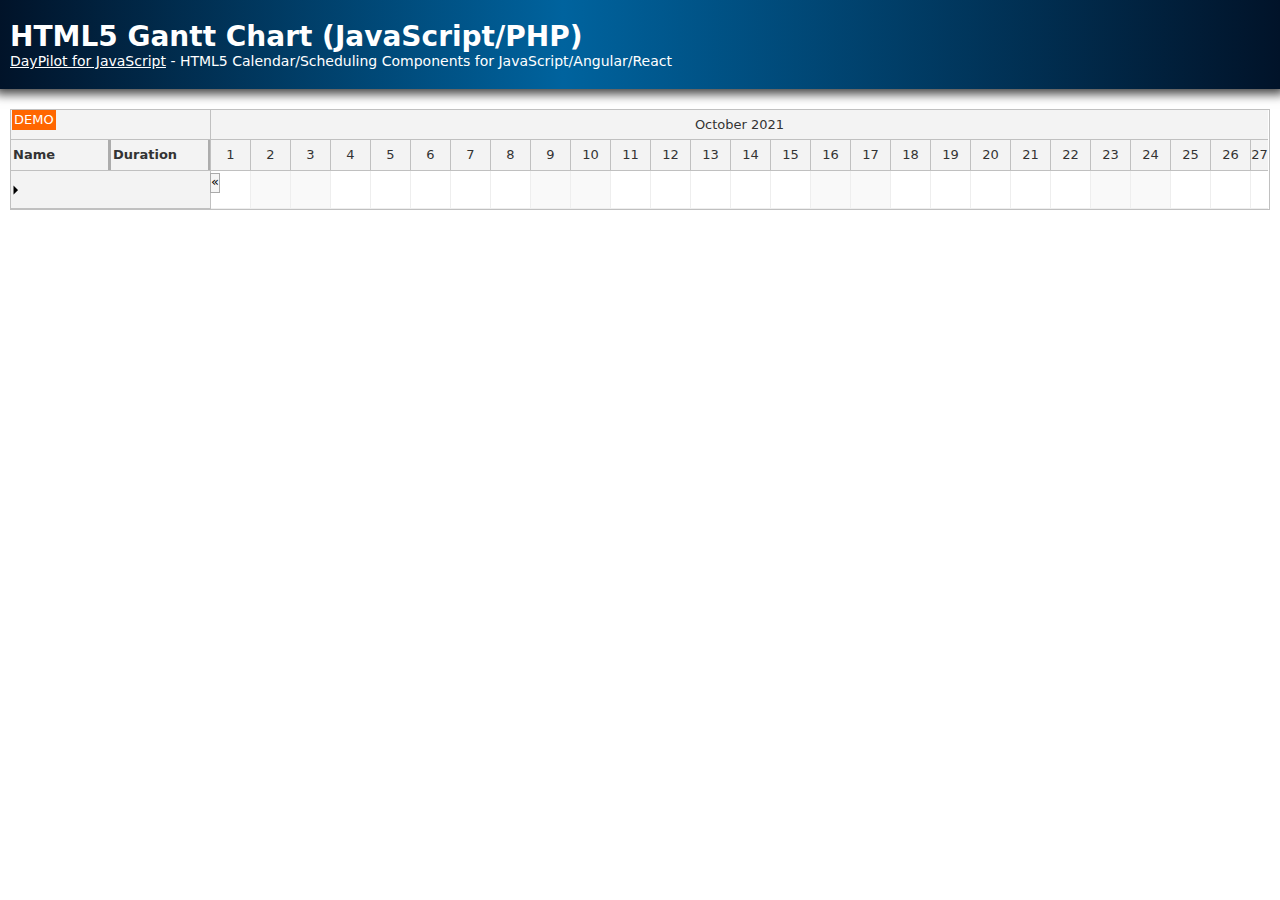
<file: Exemples/html5-gantt-chart-php.20210610/index.html>
﻿<!DOCTYPE html>
<html>
<head>
  <title>HTML5 Gantt Chart (JavaScript/PHP)</title>
  <meta name="viewport" content="width=device-width, initial-scale=1"/>

  <!-- demo stylesheet -->
  <style type="text/css">
    p, body, td, input, select, button { font-family: -apple-system,system-ui,BlinkMacSystemFont,'Segoe UI',Roboto,'Helvetica Neue',Arial,sans-serif; font-size: 14px; }
    body { padding: 0px; margin: 0px; background-color: #ffffff; }
    a { color: #1155a3; }
    .space { margin: 10px 0px 10px 0px; }
    .header { background: #003267; background: linear-gradient(to right, #011329 0%, #00639e 44%, #011329 100%); padding: 20px 10px; color: white; box-shadow: 0px 0px 10px 5px rgba(0, 0, 0, 0.75); }
    .header a { color: white; }
    .header h1 a { text-decoration: none; }
    .header h1 { padding: 0px; margin: 0px; }
    .main { padding: 10px; margin-top: 10px; }
  </style>

  <!-- daypilot -->
  <script src="js/daypilot/daypilot-all.min.js" type="text/javascript"></script>

</head>
<body>

<div class="header">
  <h1><a href='https://code.daypilot.org/93862/html5-gantt-chart'>HTML5 Gantt Chart (JavaScript/PHP)</a></h1>
  <div><a href="https://javascript.daypilot.org/">DayPilot for JavaScript</a> - HTML5 Calendar/Scheduling Components for JavaScript/Angular/React</div>
</div>

<div class="main">
  <div id="dp"></div>
</div>

<script>

  const dp = new DayPilot.Gantt("dp");
  dp.startDate = new DayPilot.Date("2021-10-01");
  dp.days = 30;
  dp.linkBottomMargin = 5;
  dp.rowCreateHandling = 'Enabled';
  dp.columns = [
    {name: "Name", display: "text", width: 100},
    {name: "Duration", width: 100}
  ];
  dp.height = 400;
  dp.onBeforeRowHeaderRender = (args) => {
    args.row.columns[1].html = args.task.duration().toString("d") + " days";
    args.row.areas = [
      {
        right: 3,
        top: 3,
        width: 16,
        height: 16,
        style: "cursor: pointer; box-sizing: border-box; background: white; border: 1px solid #ccc; background-repeat: no-repeat; background-position: center center; background-image: url([data-uri]);",
        action: "ContextMenu",
        menu: taskMenu,
        v: "Hover"
      }
    ];
  };

  dp.contextMenuLink = new DayPilot.Menu([
    {
      text: "Delete",
      onClick: async (args) => {
        const id = args.source.id();
        await DayPilot.Http.post("gantt_link_delete.php", { id });
        loadLinks();
      }
    }
  ]);

  dp.onRowCreate = async (args) => {

    const data = {
      name: args.text,
      start: dp.startDate,
      end: dp.startDate.addDays(1)
    };
    await DayPilot.Http.post("gantt_task_create.php", data);
    loadTasks();

  };

  dp.onTaskMove = async (args) => {

    const data = {
      id: args.task.id(),
      start: args.newStart,
      end: args.newEnd
    };

    await DayPilot.Http.post("gantt_task_move.php", data);
    dp.message("Updated");

  };

  dp.onTaskResize = async (args) => {

    const data = {
      id: args.task.id(),
      start: args.newStart,
      end: args.newEnd
    };

    await DayPilot.Http.post("gantt_task_move.php", data);
    dp.message("Updated");

  };


  dp.onRowMove = async (args) => {

    const data = {
      source: args.source.id(),
      target: args.target.id(),
      position: args.position
    };

    await DayPilot.Http.post("gantt_row_move.php", data);
    dp.message("Updated");

  };

  dp.onLinkCreate = async (args) => {
    const data = {
      from: args.from,
      to: args.to,
      type: args.type
    };
    await DayPilot.Http.post("gantt_link_create.php", data);
    loadLinks();
  };

  dp.onTaskClick = async (args) => {

    if (args.task.type() === "Group") {

      const modal = DayPilot.Modal.prompt("Name:", args.task.text());

      if (modal.canceled) {
        return;
      }

      const data = {
        id: args.task.data.id,
        name: args.task.data.text,
        start: args.task.data.start,
        end: args.task.data.end,
        complete: args.task.data.complete,
        milestone: false
      };

      await DayPilot.Http.post("gantt_task_update.php", data);

      args.task.data.text = modal.result;
      dp.tasks.update(args.task);

      return;
    }

    const durations = [];
    for (let i = 1; i <= 10; i++) {
      durations.push({
        name: i + " day" + ((i > 1) ? "s": ""),
        id: i
      });
    }

    const completes = [];
    for (let i = 0; i <= 100; i+=10) {
      completes.push({
        name: i + "%",
        id: i
      });
    }

    const form = [
      {name: "Name", id: "text"},
      {name: "Start", id: "start", dateFormat: "M/d/yyyy"},
      {name: "Type" , id: "type", type: "radio", options: [
          {name: "Task", id: "task", children: [
              {name: "Duration", id: "duration", options: durations},
              {name: "Complete", id: "complete", options: completes},
            ]},
          {name: "Milestone", id: "milestone"}
        ]}
    ];

    const formData = {
      id: args.task.data.id,
      text: args.task.text(),
      start: args.task.start(),
      complete: args.task.complete(),
      type: args.task.type().toLowerCase(),
      duration: args.task.duration().totalDays()
    };

    const modal = await DayPilot.Modal.form(form, formData);


    if (modal.canceled) {
      return;
    }

    const data = args.task.data;
    const result = modal.result;

    data.id = result.id;
    data.text = result.text;
    data.start = result.start;

    if (result.type === "task") {
      data.end = new DayPilot.Date(result.start).addDays(result.duration);
      data.complete = result.complete;
      data.type = "Task";
    }
    else {
      data.type = "Milestone";
    }

    const postData = {
      id: data.id,
      name: data.text,
      start: data.start,
      end: data.end,
      complete: data.complete,
      milestone: data.type === "Milestone"
    }

    await DayPilot.Http.post("gantt_task_update.php", postData);
    dp.tasks.update(args.task);

  };

  dp.init();

  loadTasks();
  loadLinks();

  function loadTasks() {
    dp.tasks.load("gantt_tasks.php");
  }

  function loadLinks() {
    dp.links.load("gantt_links.php");
  }

  const taskMenu = new DayPilot.Menu({
    items: [
      {
        text: "Delete",
        onClick: async (args) => {
          const id = args.source.id();
          await DayPilot.Http.post("gantt_task_delete.php", { id });
          loadTasks();
        }
      }
    ]
  });
</script>

</body>
</html>
</file>
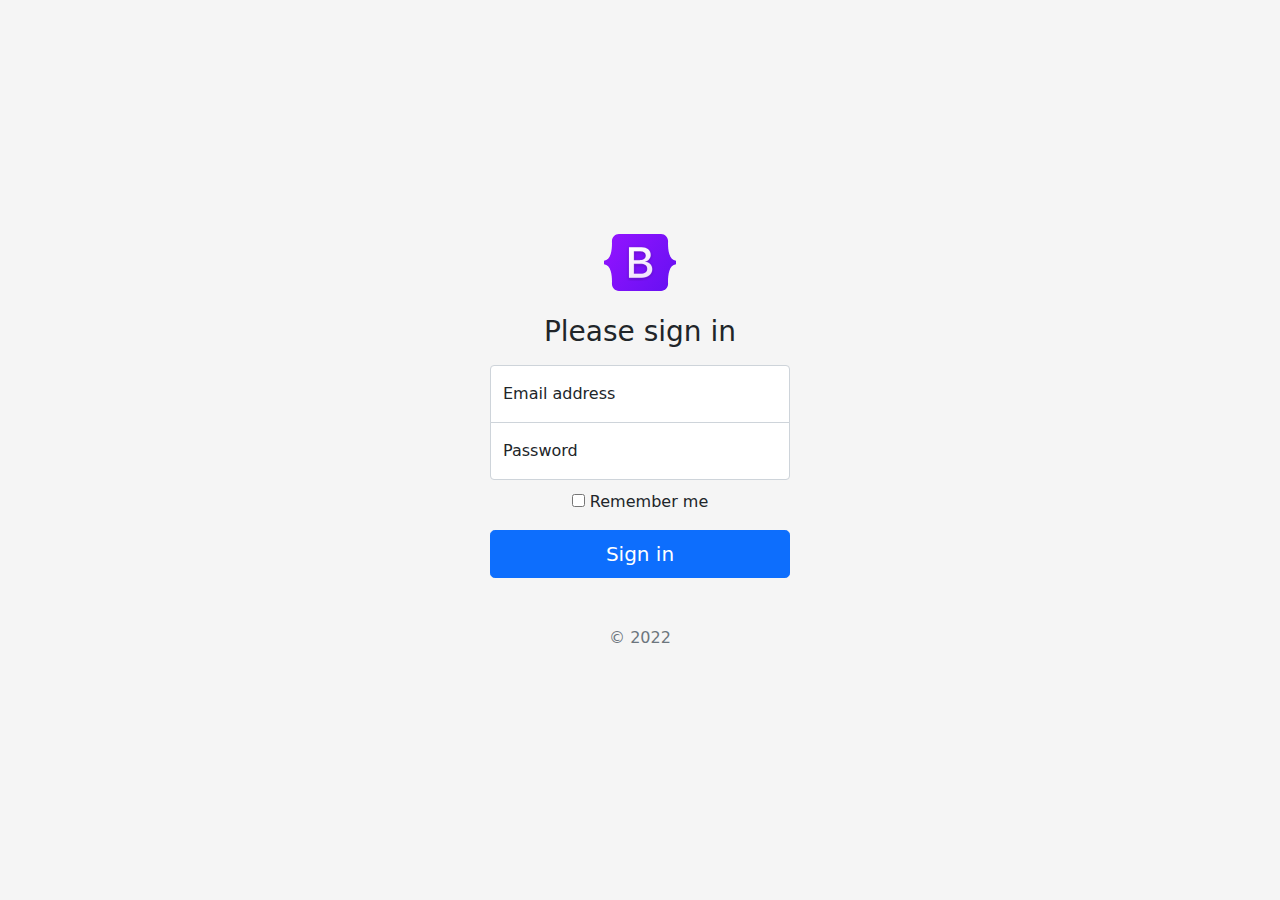
<file: Connexion/Connexion.html>
<!DOCTYPE html>
<!-- saved from url=(0051)https://getbootstrap.com/docs/5.0/examples/sign-in/ -->
<html lang="en" data-lt-installed="true"><head><meta http-equiv="Content-Type" content="text/html; charset=UTF-8">
    
    <meta name="viewport" content="width=device-width, initial-scale=1">
    <meta name="description" content="">
    <meta name="author" content="Mark Otto, Jacob Thornton, and Bootstrap contributors">
    <meta name="generator" content="Hugo 0.84.0">
    <title>Signin Template · Bootstrap v5.0</title>

    <link rel="canonical" href="https://getbootstrap.com/docs/5.0/examples/sign-in/">

    

    <!-- Bootstrap core CSS -->
<link href="./Connexion_files/bootstrap.min.css" rel="stylesheet" integrity="sha384-EVSTQN3/azprG1Anm3QDgpJLIm9Nao0Yz1ztcQTwFspd3yD65VohhpuuCOmLASjC" crossorigin="anonymous">

    <!-- Favicons -->
<link rel="apple-touch-icon" href="https://getbootstrap.com/docs/5.0/assets/img/favicons/apple-touch-icon.png" sizes="180x180">
<link rel="icon" href="https://getbootstrap.com/docs/5.0/assets/img/favicons/favicon-32x32.png" sizes="32x32" type="image/png">
<link rel="icon" href="https://getbootstrap.com/docs/5.0/assets/img/favicons/favicon-16x16.png" sizes="16x16" type="image/png">
<link rel="manifest" href="https://getbootstrap.com/docs/5.0/assets/img/favicons/manifest.json">
<link rel="mask-icon" href="https://getbootstrap.com/docs/5.0/assets/img/favicons/safari-pinned-tab.svg" color="#7952b3">
<link rel="icon" href="https://getbootstrap.com/docs/5.0/assets/img/favicons/favicon.ico">
<meta name="theme-color" content="#7952b3">


    <style>
      .bd-placeholder-img {
        font-size: 1.125rem;
        text-anchor: middle;
        -webkit-user-select: none;
        -moz-user-select: none;
        user-select: none;
      }

      @media (min-width: 768px) {
        .bd-placeholder-img-lg {
          font-size: 3.5rem;
        }
      }
    </style>

    
    <!-- Custom styles for this template -->
    <link href="./Connexion_files/signin.css" rel="stylesheet">
 
  <body class="text-center">
    
<main class="form-signin">
  <form>
    <img class="mb-4" src="./Connexion_files/bootstrap-logo.svg" alt="" width="72" height="57">
    <h1 class="h3 mb-3 fw-normal">Please sign in</h1>

    <div class="form-floating">
      <input type="email" class="form-control" id="floatingInput" placeholder="name@example.com">
      <label for="floatingInput">Email address</label>
    </div>
    <div class="form-floating">
      <input type="password" class="form-control" id="floatingPassword" placeholder="Password">
      <label for="floatingPassword">Password</label>
    </div>

    <div class="checkbox mb-3">
      <label>
        <input type="checkbox" value="remember-me"> Remember me
      </label>
    </div>
    <button class="w-100 btn btn-lg btn-primary" type="submit">Sign in</button>
    <p class="mt-5 mb-3 text-muted">© 2022</p>
  </form>
</main>
<link href="https://cdn.jsdelivr.net/npm/bootstrap@5.0.2/dist/css/bootstrap.min.css" rel="stylesheet"
    integrity="sha384-EVSTQN3/azprG1Anm3QDgpJLIm9Nao0Yz1ztcQTwFspd3yD65VohhpuuCOmLASjC" crossorigin="anonymous">
  <script src="https://cdn.jsdelivr.net/npm/bootstrap@5.0.2/dist/js/bootstrap.bundle.min.js"
    integrity="sha384-MrcW6ZMFYlzcLA8Nl+NtUVF0sA7MsXsP1UyJoMp4YLEuNSfAP+JcXn/tWtIaxVXM"
    crossorigin="anonymous"></script>

    
  

</body></html>
</file>
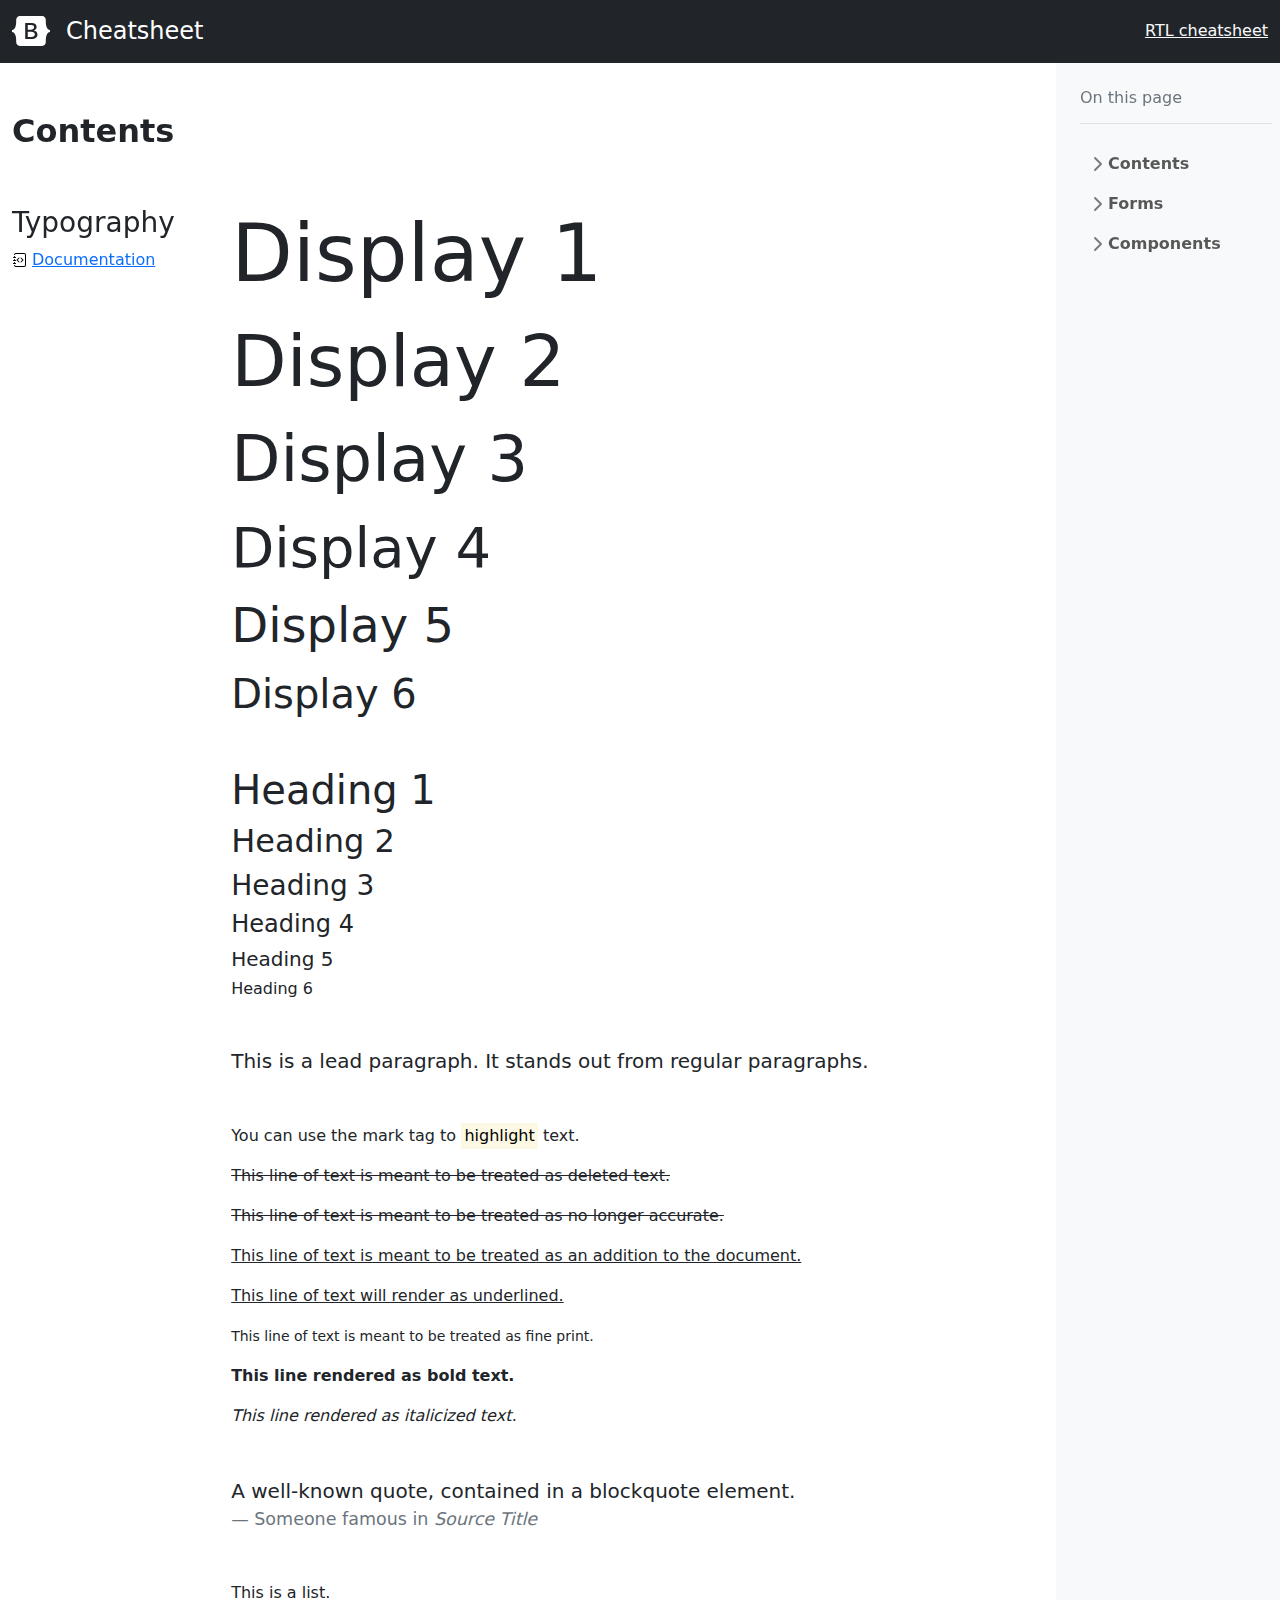
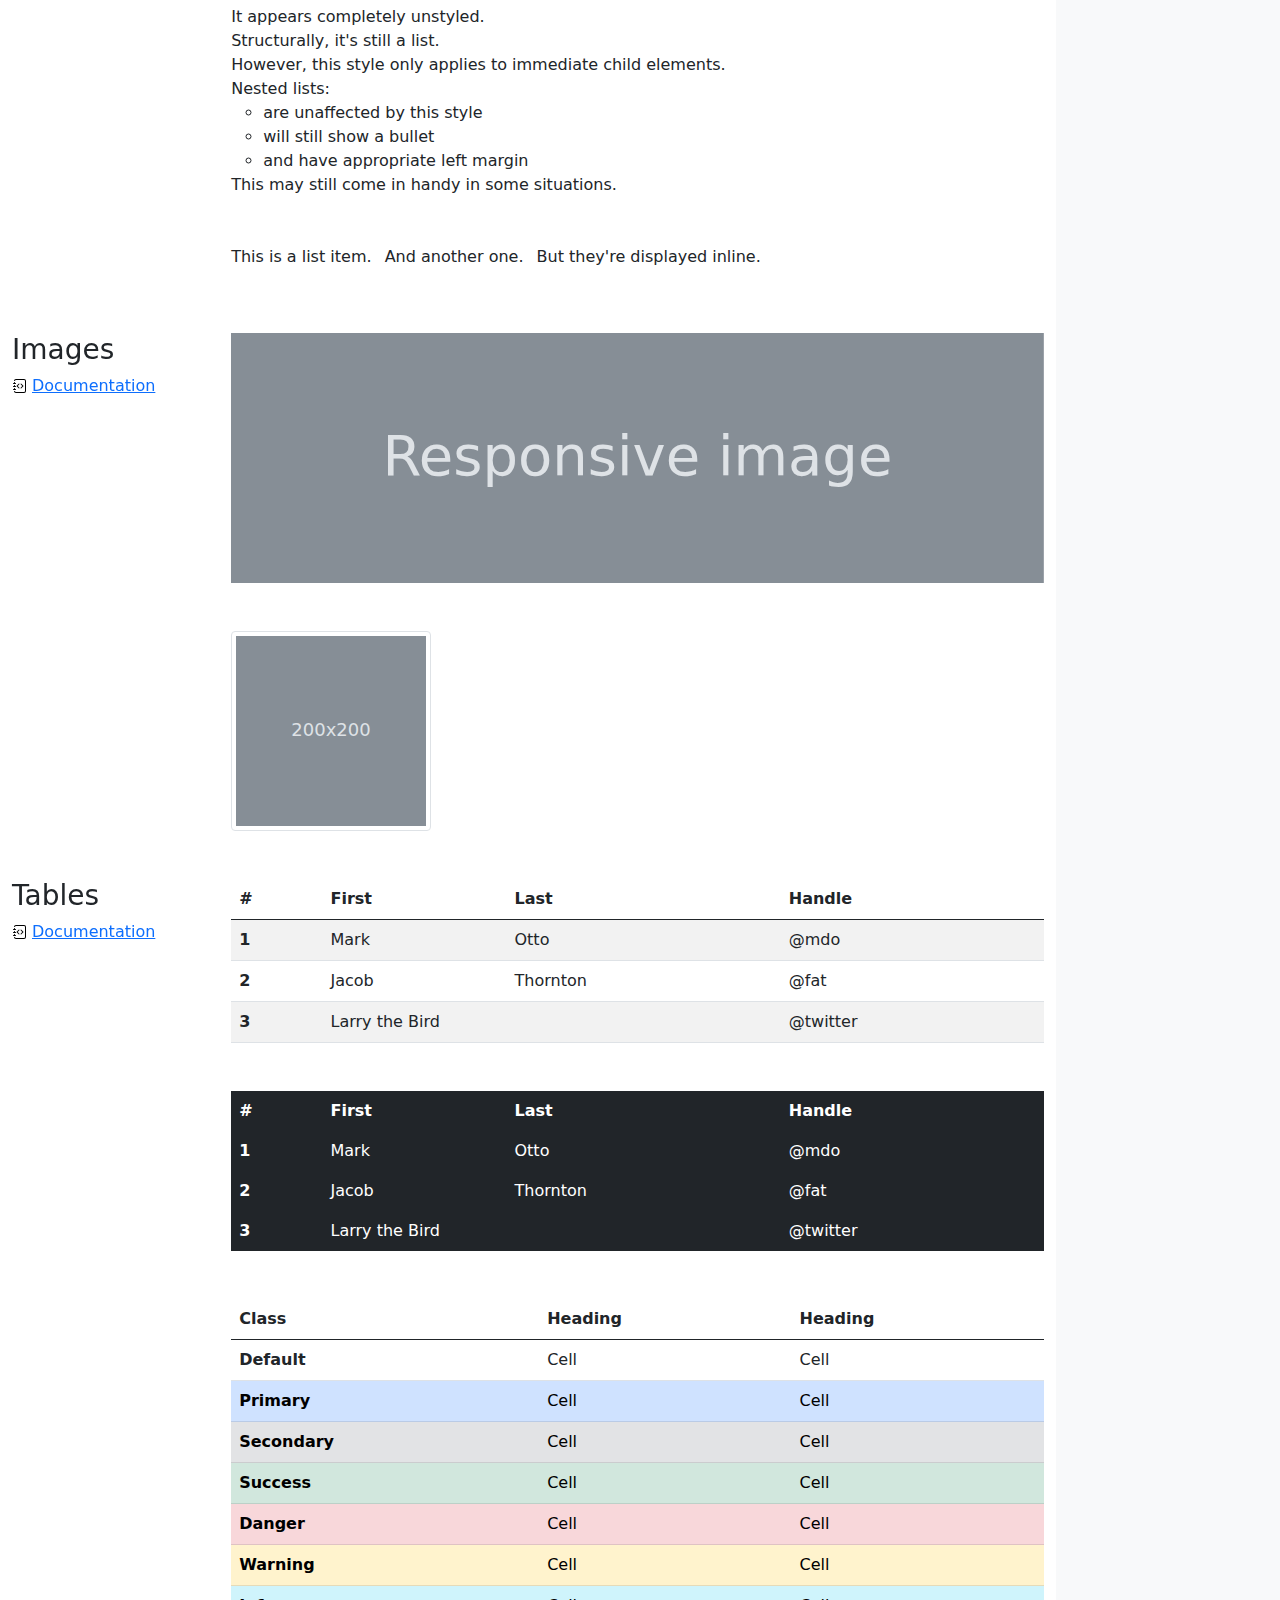
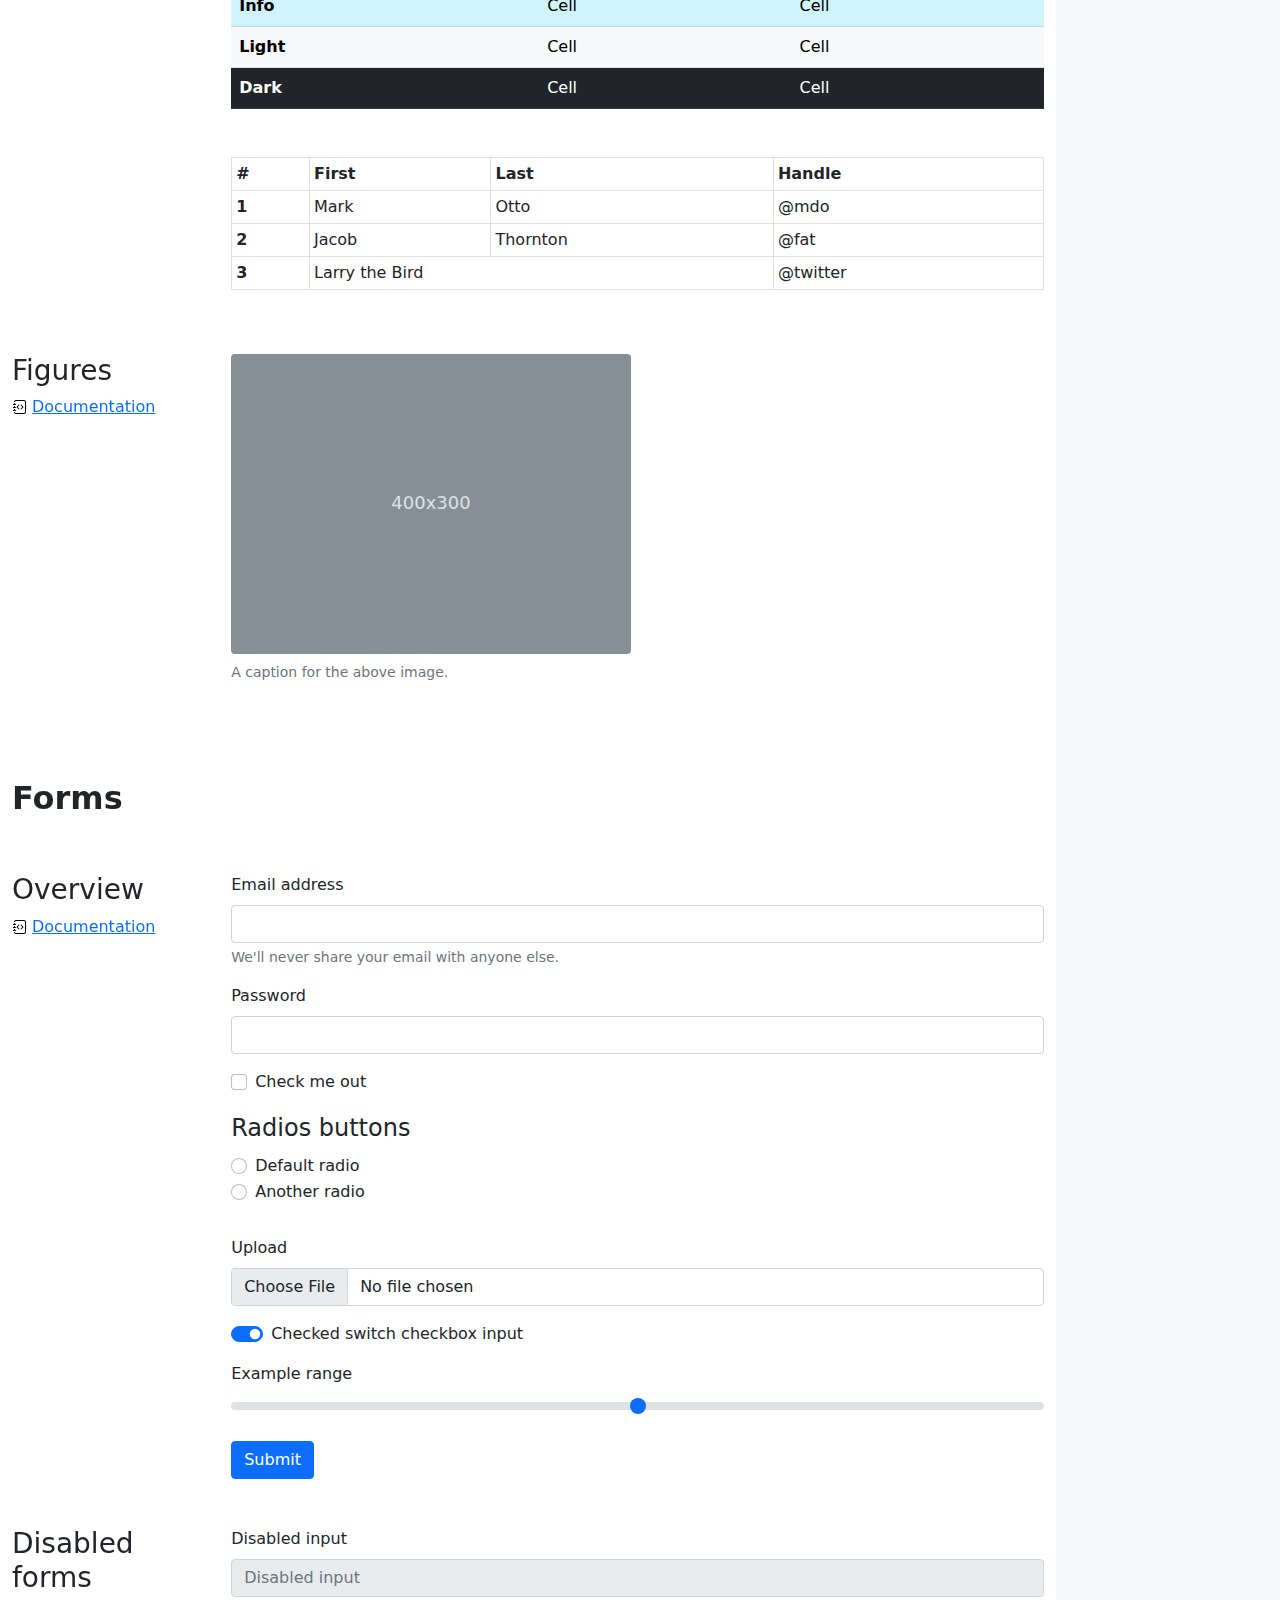
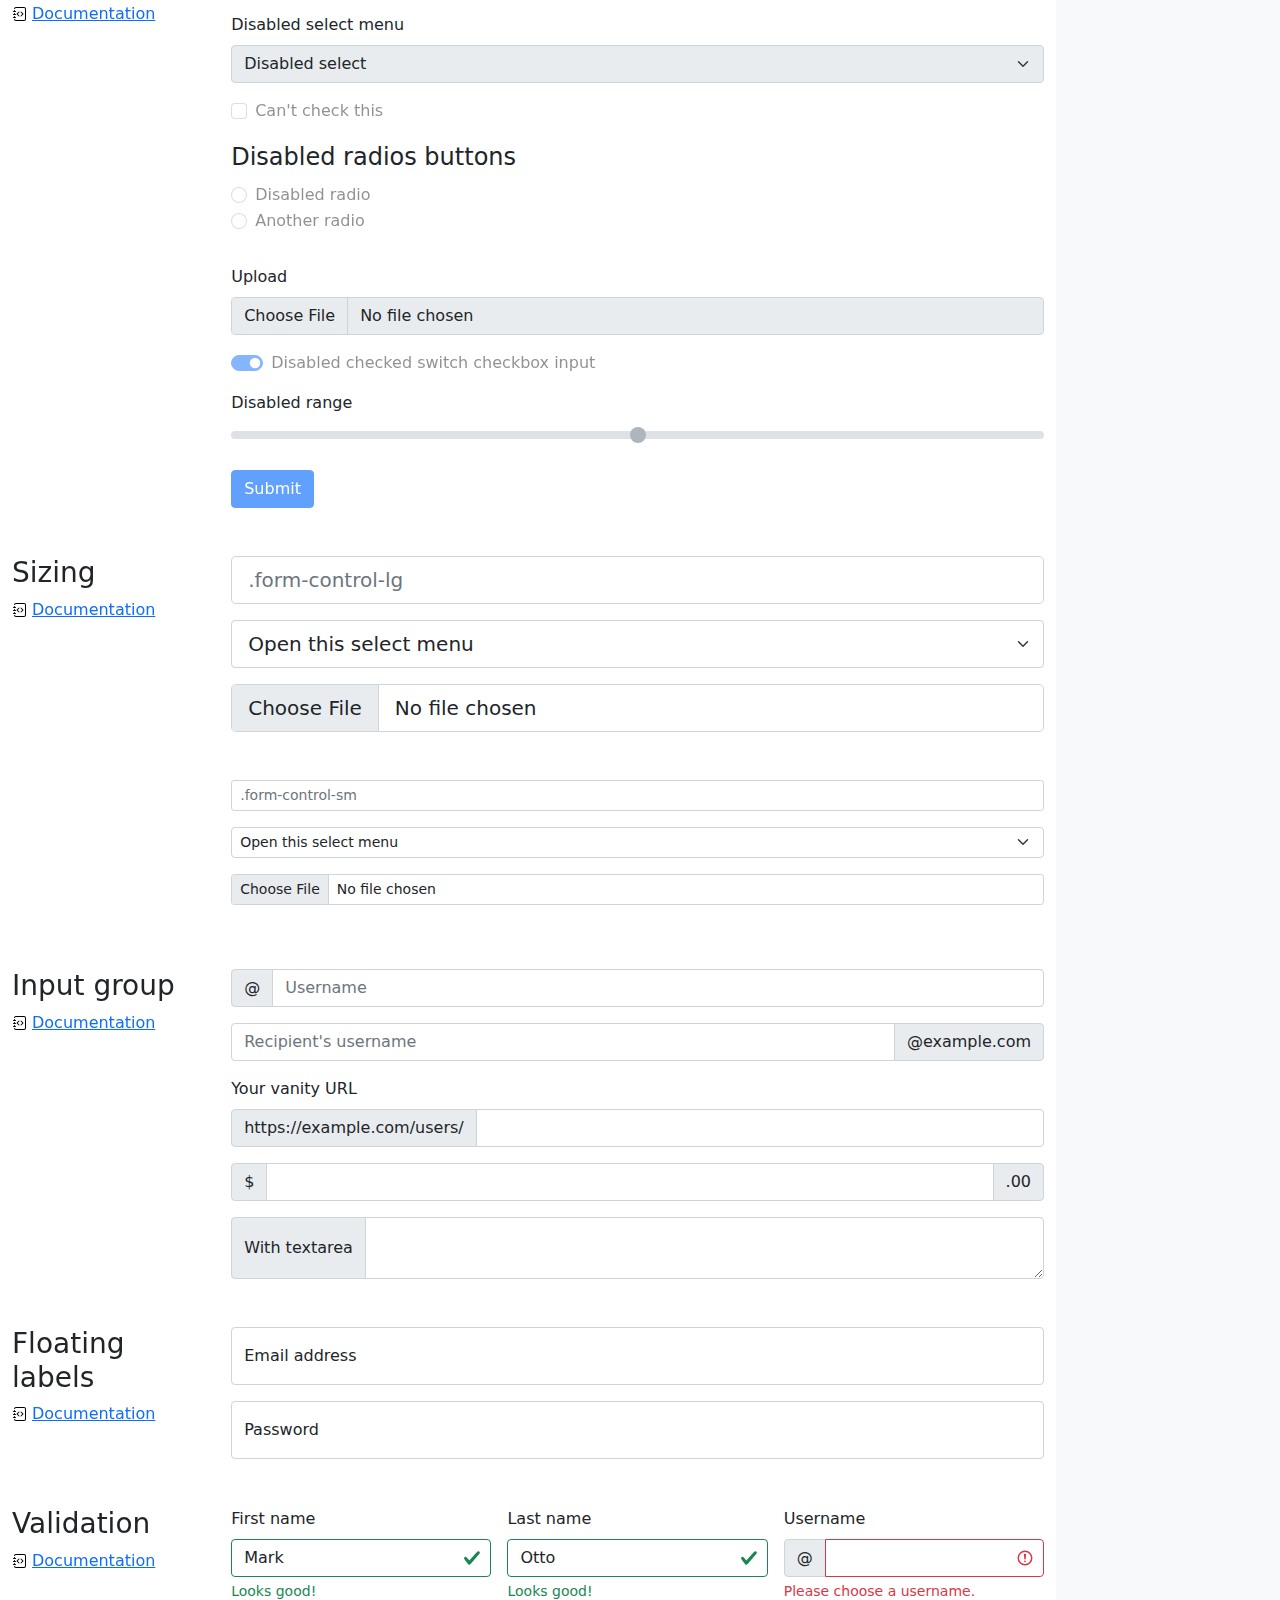
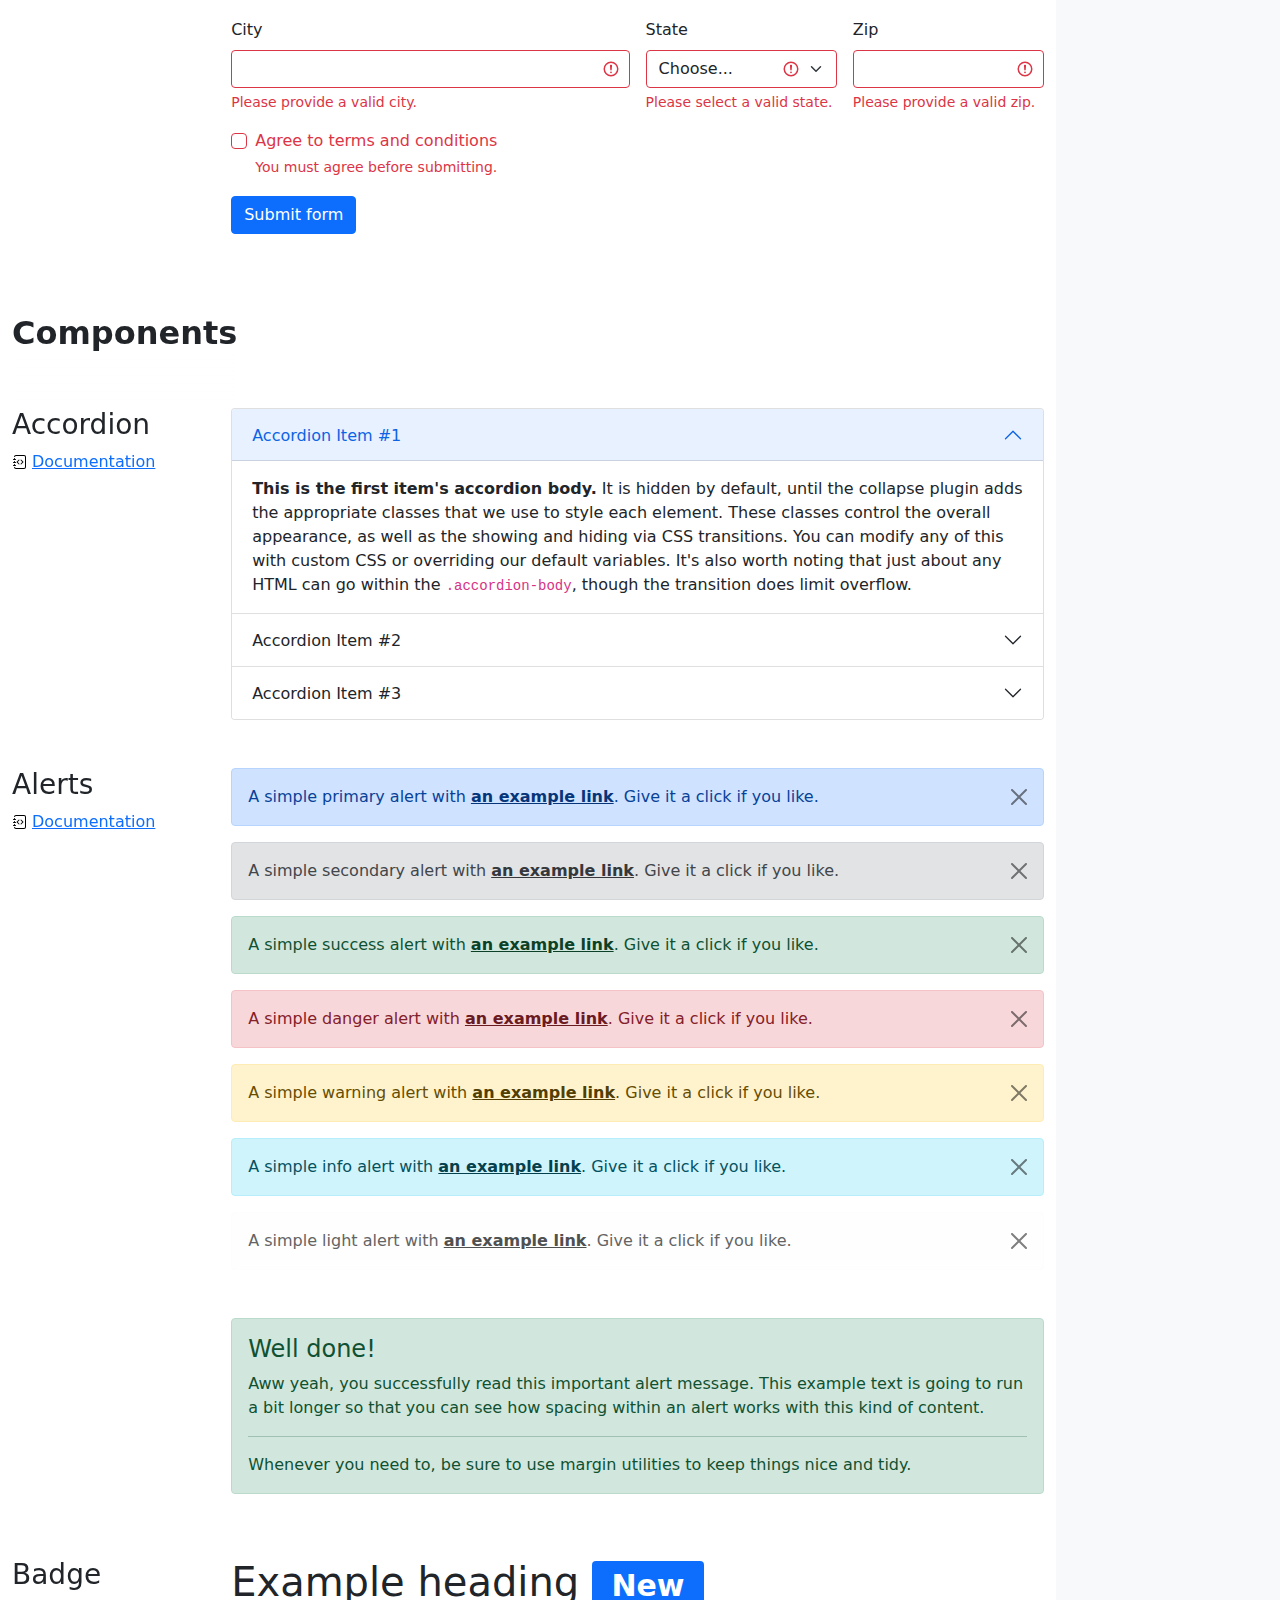
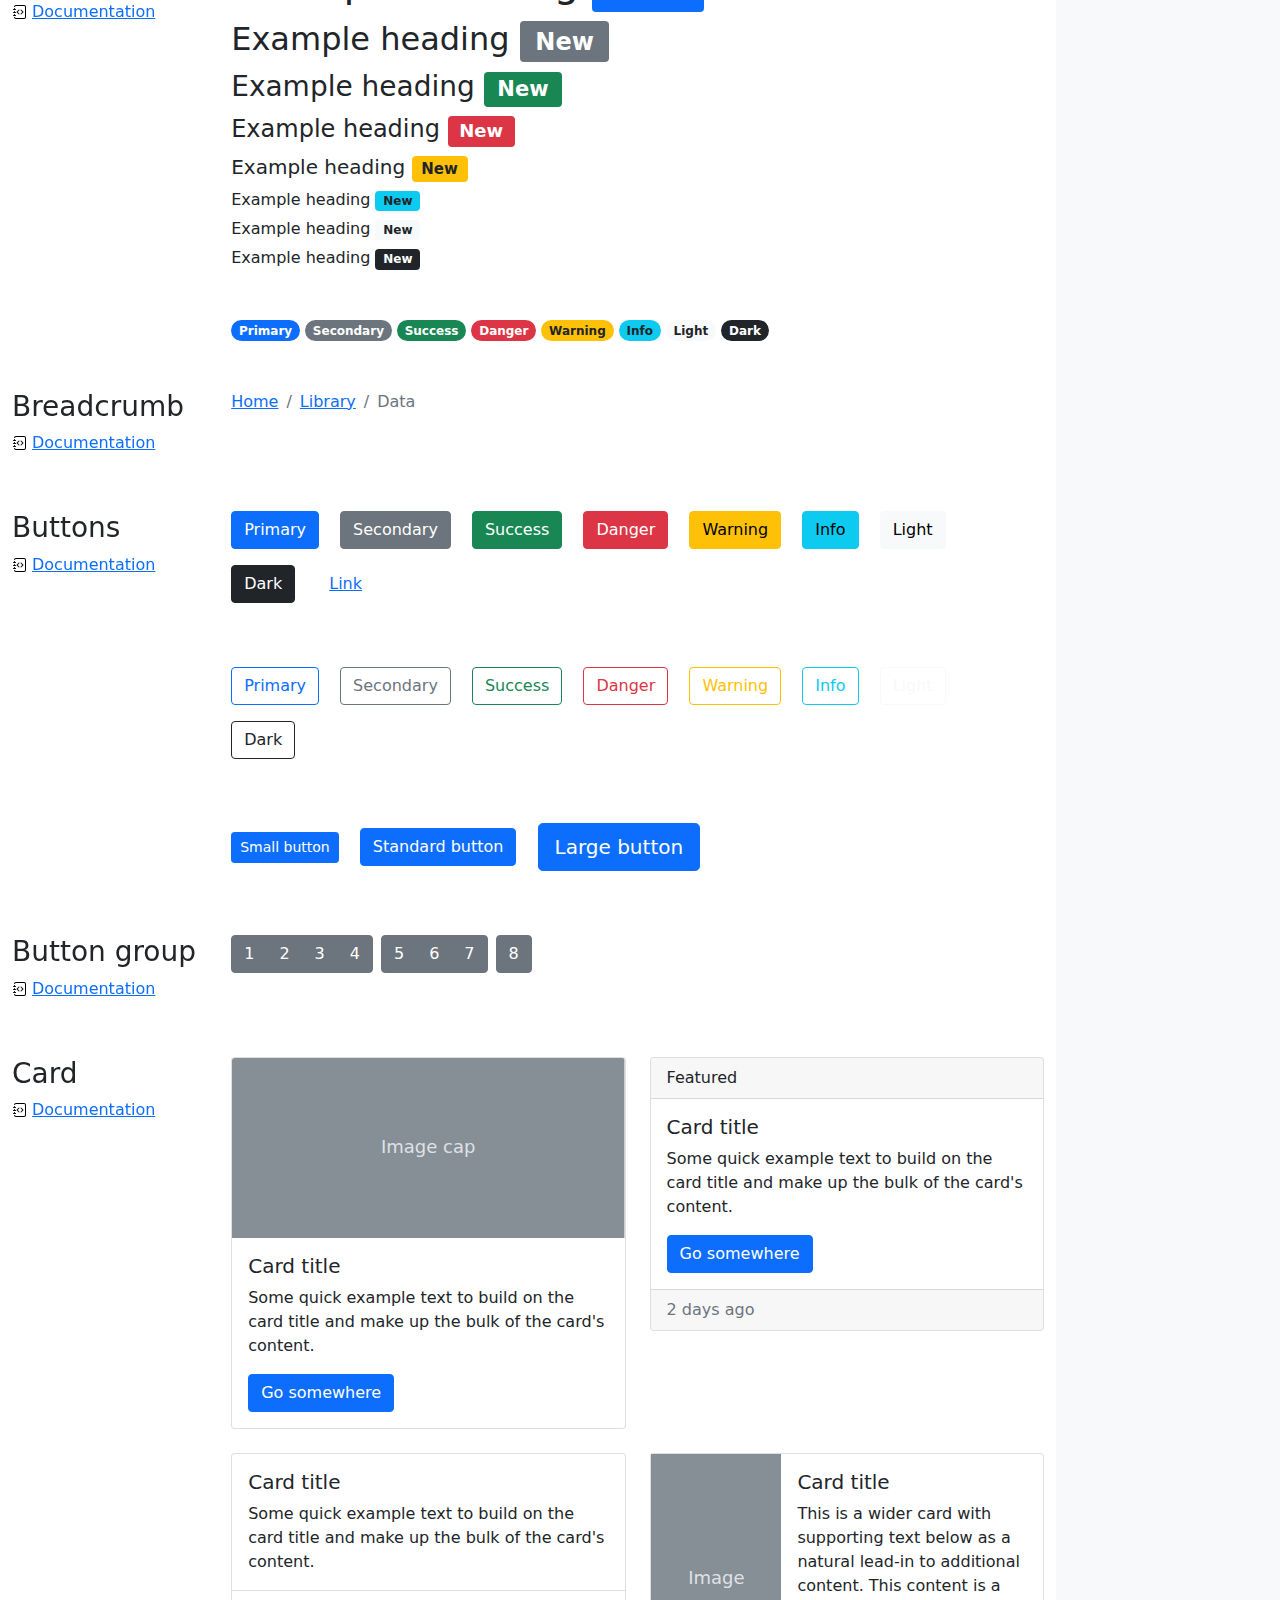
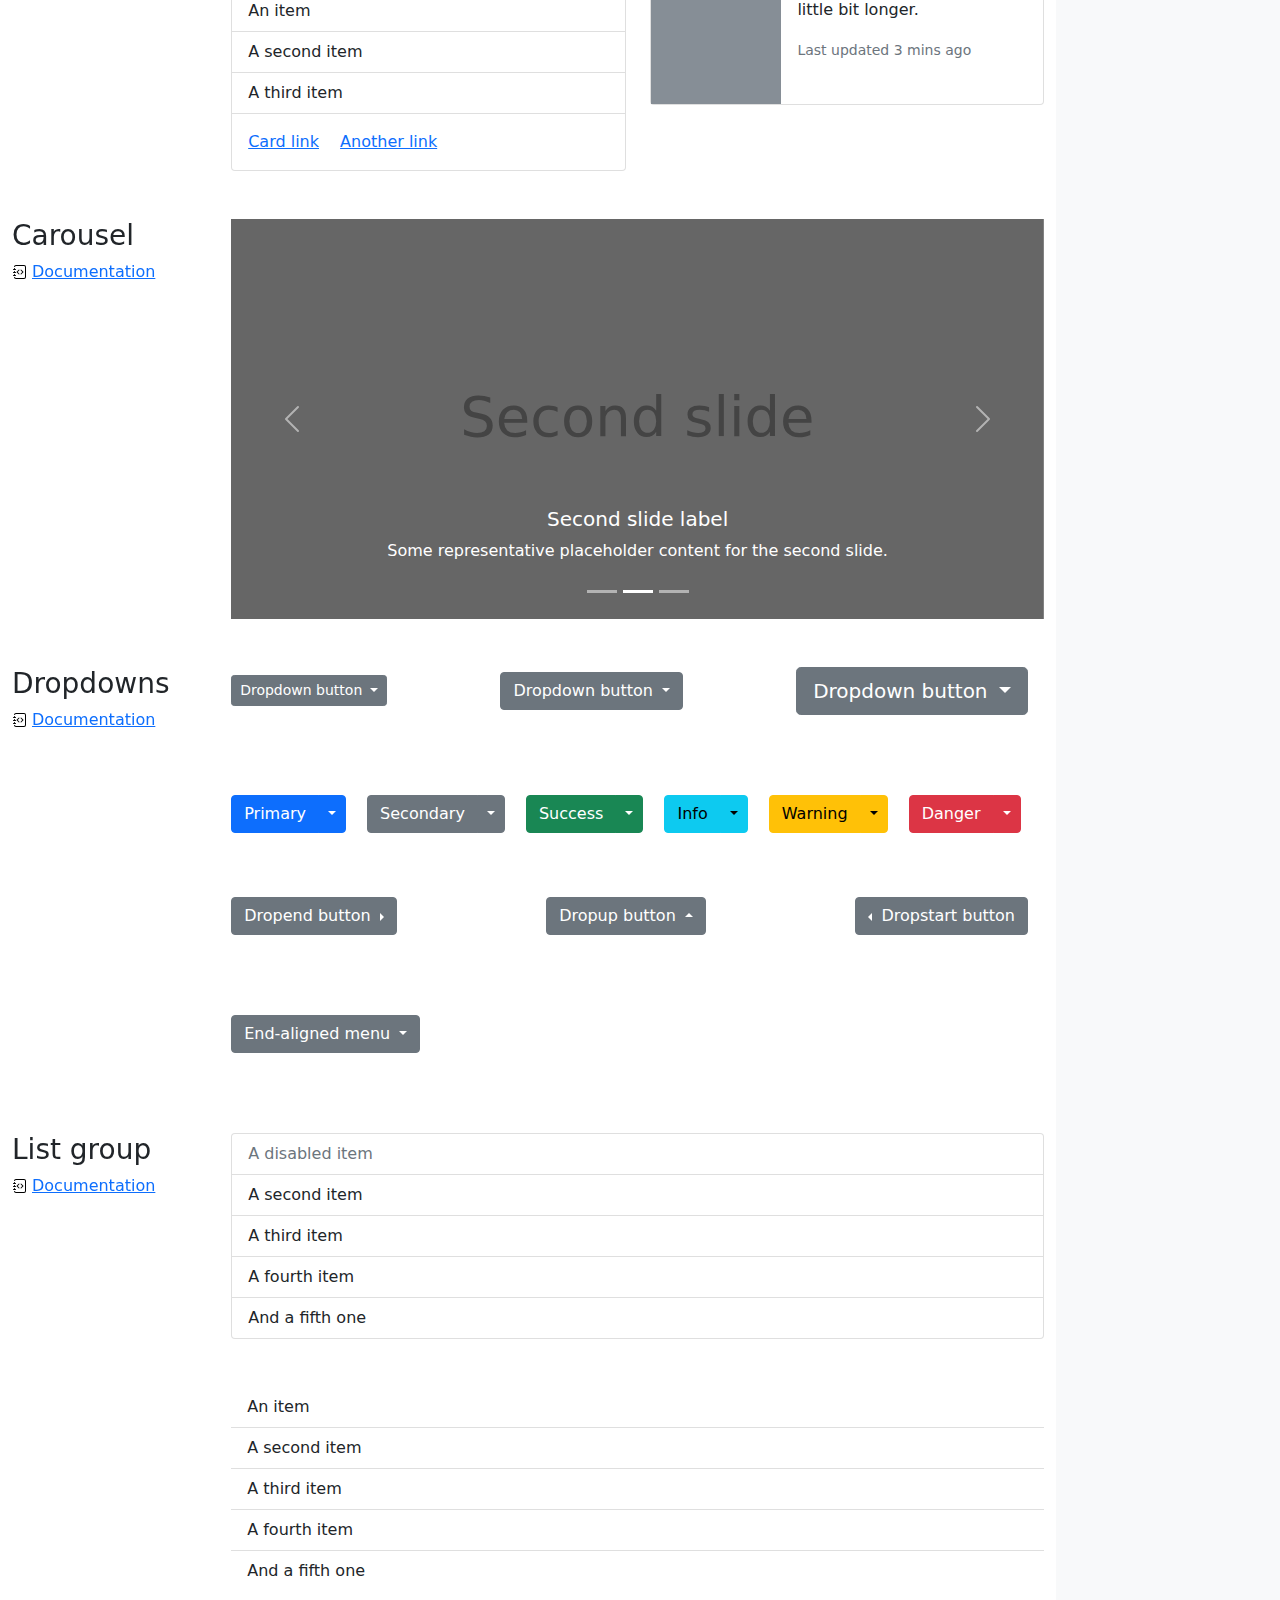
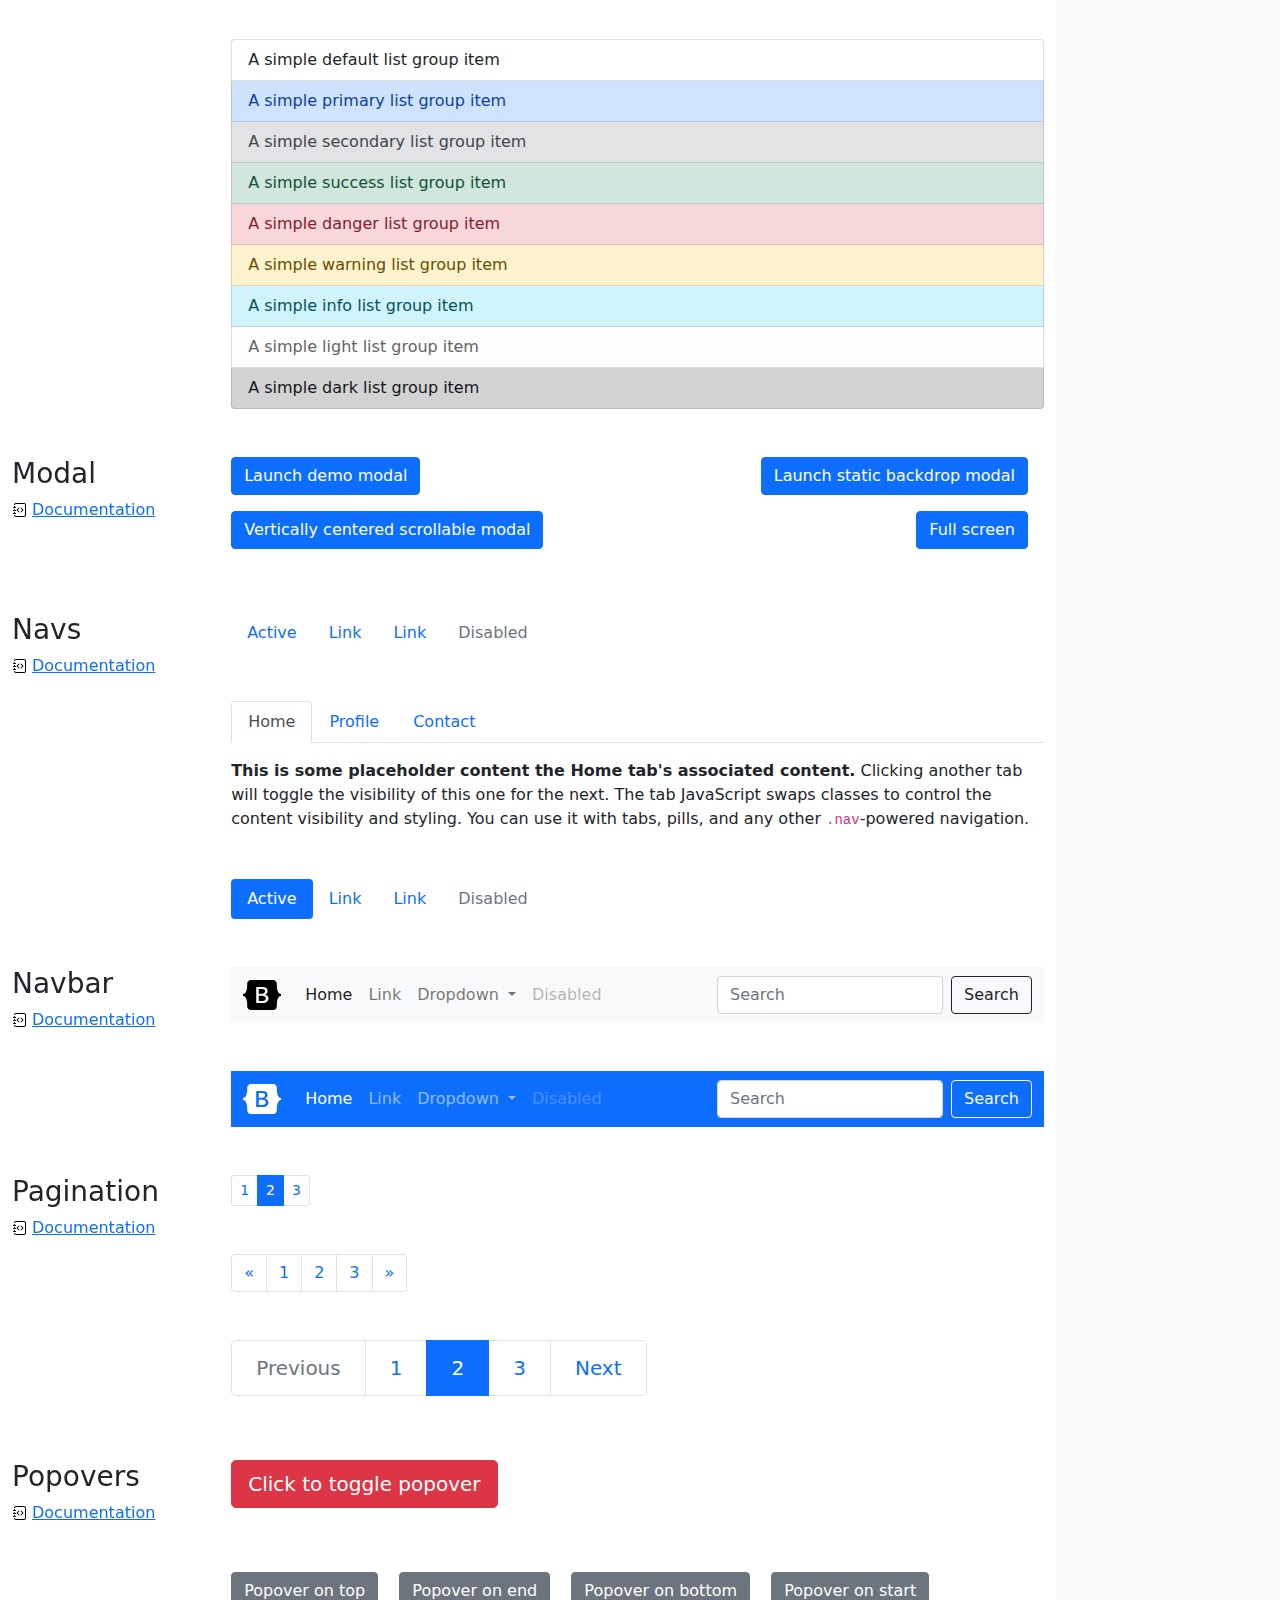
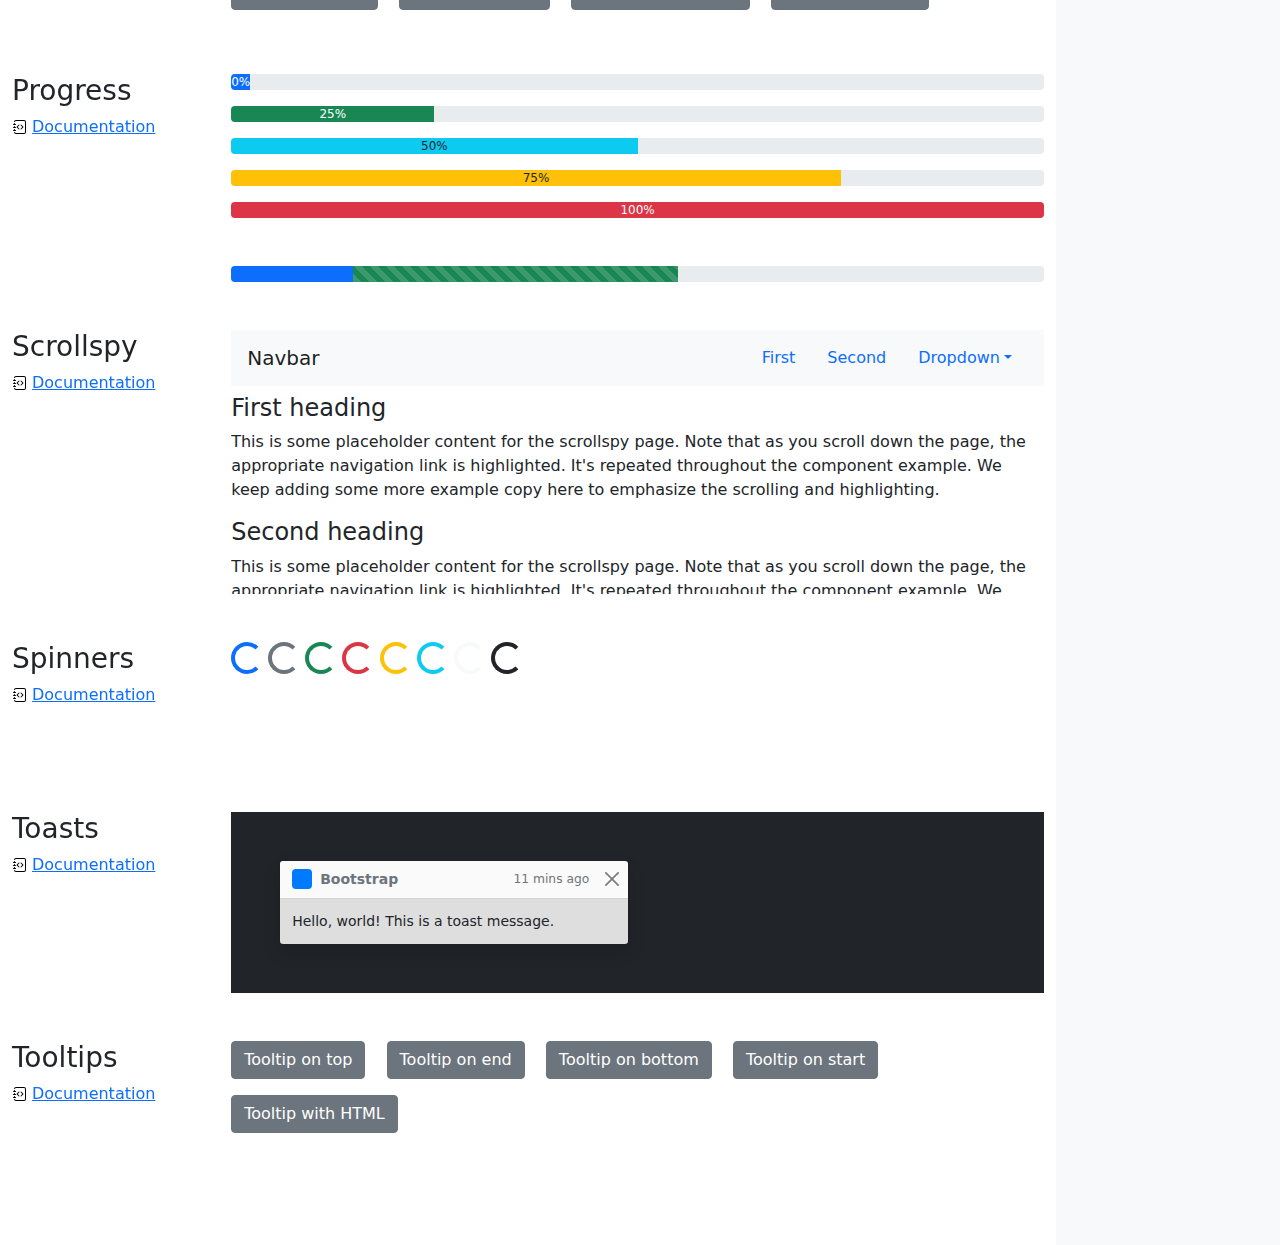
<file: Exemples/Cheatsheet/Cheatsheet · Bootstrap v5.0.html>
<!DOCTYPE html>
<!-- saved from url=(0054)https://getbootstrap.com/docs/5.0/examples/cheatsheet/ -->
<html lang="en" data-lt-installed="true"><head><meta http-equiv="Content-Type" content="text/html; charset=UTF-8">
    
    <meta name="viewport" content="width=device-width, initial-scale=1">
    <meta name="description" content="">
    <meta name="author" content="Mark Otto, Jacob Thornton, and Bootstrap contributors">
    <meta name="generator" content="Hugo 0.84.0">
    <title>Cheatsheet · Bootstrap v5.0</title>

    <link rel="canonical" href="https://getbootstrap.com/docs/5.0/examples/cheatsheet/">

    

    <!-- Bootstrap core CSS -->
<link href="./Cheatsheet · Bootstrap v5.0_files/bootstrap.min.css" rel="stylesheet" integrity="sha384-EVSTQN3/azprG1Anm3QDgpJLIm9Nao0Yz1ztcQTwFspd3yD65VohhpuuCOmLASjC" crossorigin="anonymous">

    <!-- Favicons -->
<link rel="apple-touch-icon" href="https://getbootstrap.com/docs/5.0/assets/img/favicons/apple-touch-icon.png" sizes="180x180">
<link rel="icon" href="https://getbootstrap.com/docs/5.0/assets/img/favicons/favicon-32x32.png" sizes="32x32" type="image/png">
<link rel="icon" href="https://getbootstrap.com/docs/5.0/assets/img/favicons/favicon-16x16.png" sizes="16x16" type="image/png">
<link rel="manifest" href="https://getbootstrap.com/docs/5.0/assets/img/favicons/manifest.json">
<link rel="mask-icon" href="https://getbootstrap.com/docs/5.0/assets/img/favicons/safari-pinned-tab.svg" color="#7952b3">
<link rel="icon" href="https://getbootstrap.com/docs/5.0/assets/img/favicons/favicon.ico">
<meta name="theme-color" content="#7952b3">


    <style>
      .bd-placeholder-img {
        font-size: 1.125rem;
        text-anchor: middle;
        -webkit-user-select: none;
        -moz-user-select: none;
        user-select: none;
      }

      @media (min-width: 768px) {
        .bd-placeholder-img-lg {
          font-size: 3.5rem;
        }
      }
    </style>

    
    <!-- Custom styles for this template -->
    <link href="./Cheatsheet · Bootstrap v5.0_files/cheatsheet.css" rel="stylesheet">
  <style type="text/css">:root zeus-ad, :root topadblock, :root span[id^="ezoic-pub-ad-placeholder-"], :root guj-ad, :root div[jsdata*="CarouselPLA-"][data-id^="CarouselPLA-"], :root div[id^="yandex_ad"], :root div[id^="vuukle-ad-"], :root div[id^="rc-widget-"], :root div[id^="lazyad-"], :root div[id^="js-dfp-"], :root div[id^="gtm-ad-"], :root div[id^="gpt_ad_"], :root div[id^="div-gpt-"], :root div[id^="dfp-slot-"], :root div[id^="dfp-ad-"], :root div[id^="advads_"], :root div[id^="adspot-"], :root div[id^="ads300_250-widget-"], :root div[id^="ads300_100-widget-"], :root div[id^="ads250_250-widget-"], :root div[id^="adrotate_widgets-"], :root div[id^="adngin-"], :root div[id^="adfox_"], :root div[id^="ad_script_"], :root div[id^="ad-server-"], :root div[id^="ad-gpt-"], :root div[id^="ad-div-"], :root div[id*="ScriptRoot"], :root div[id*="MarketGid"], :root div[data-mpu1], :root div[data-insertion], :root div[data-id-advertdfpconf], :root div[data-google-query-id], :root hl-adsense, :root div[data-contentexchange-widget], :root div[data-content="Advertisement"], :root div[data-alias="300x250 Ad 2"], :root div[data-alias="300x250 Ad 1"], :root div[data-adzone], :root div[data-adunit-path], :root div[data-adname], :root div[data-ad-wrapper], :root div[data-ad-targeting], :root div[data-ad-placeholder], :root div[class^="s-dfp-"], :root div[class^="native-ad-"], :root div[data-dfp-id], :root div[class^="kiwi-ad-wrapper"], :root div[aria-label="Ads"], :root display-ads, :root aside[id^="advads_ad_widget-"], :root aside[id^="adrotate_widgets-"], :root article.ad, :root ark-top-ad, :root app-advertisement, :root app-ad, :root amp-embed[type="taboola"], :root amp-connatix-player, :root amp-ad-custom, :root ad-shield-ads, :root ad-desktop-sidebar, :root a[onmousedown^="this.href='https://paid.outbrain.com/network/redir?"][target="_blank"] + .ob_source, :root a[onmousedown^="this.href='https://paid.outbrain.com/network/redir?"][target="_blank"], :root a[onmousedown^="this.href='http://paid.outbrain.com/network/redir?"][target="_blank"] + .ob_source, :root a[href^="https://www.vfreecams.com/in/?track="], :root a[href^="https://www.rabbits.webcam/?id="], :root a[href^="https://www.purevpn.com/"][href*="&utm_source=aff-"], :root a[href^="https://www.privateinternetaccess.com/"] > img, :root a[href^="https://www.passeura.com/"], :root a[href^="https://www.oneclickroot.com/?tap_a="] > img, :root a[href^="https://www.oboom.com/ref/"], :root a[href^="https://www.nutaku.net/signup/landing/"], :root a[href^="https://www.nudeidols.com/cams/"], :root a[href^="https://www.mypornstarcams.com/landing/click/"], :root a[href^="https://www.mrskin.com/account/"], :root a[href^="https://www.kingsoffetish.com/tour?partner_id="], :root a[href^="https://www.jackery.com?aff="] > img, :root a[href^="https://www.iyalc.com/"], :root a[href^="https://www.infowarsstore.com/"] > img, :root a[href^="https://www.highperformancegate.com/"], :root a[href^="https://www.healthrangerstore.com/"] > img, :root a[href^="https://www.goldenfrog.com/vyprvpn?offer_id="][href*="&aff_id="], :root a[href^="https://www.get-express-vpn.com/offer/"], :root a[href^="https://www.financeads.net/tc.php?"], :root a[href^="https://www.clicktraceclick.com/"], :root a[href^="https://www.camsoda.com/enter.php?id="], :root a[href^="https://www.brazzersnetwork.com/landing/"], :root div[class^="Display_displayAd"], :root a[href^="https://www.sheetmusicplus.com/?aff_id="], :root a[href^="https://www.bang.com/?aff="], :root a[href^="https://www.arthrozene.com/"][href*="?tid="], :root a[href^="https://webroutetrk.com/"], :root iframe[src^="http://ad.yieldmanager.com/"], :root a[href^="https://wantopticalfreelance.com/"], :root a[href^="https://waisheph.com/"], :root a[href^="https://uncensored.game/"], :root a[href^="https://twinrdsyn.com/"], :root a[href^="https://tupitea.co/"], :root a[href^="https://ttf.trmobc.com/"], :root a[href^="https://trusted-click-host.com/"], :root a[href^="https://trk.watchlivesports4k.club/"], :root a[href^="https://trk.moviesflix4k.xyz/"], :root a[href^="https://trf.bannerator.com/"], :root a[href^="https://trappist-1d.com/"], :root a[href^="https://tragency-clesburg.icu/"], :root a[href^="https://traffdaq.com/"], :root a[href^="https://tracking.trackcasino.co/"], :root a[href^="https://tracking.comfortclick.eu/"], :root a[href^="https://tracking.avapartner.com/"], :root a[href^="https://track.ultravpn.com/"], :root a[href^="https://track.totalav.com/"], :root a[href^="https://track.themadtrcker.com/"], :root a[href^="https://track.interactivegf.com/"], :root a[href^="https://vlnk.me/"], :root a[href^="https://track.healthtrader.com/"], :root a[href^="https://track.effiliation.com/servlet/effi.click?"] > img, :root a[href^="https://track.clickmoi.xyz/"], :root a[href^="https://track.afcpatrk.com/"], :root a[href^="https://torguard.net/aff.php"] > img, :root a[href^="https://tm-offers.gamingadult.com/"], :root a[href^="https://tracking.gitads.io/"], :root a[href^="https://taghaugh.com/"], :root a[href^="https://t.mobtya.com/"], :root a[href^="https://t.hrtyj.com/"], :root a[href^="https://t.adating.link/"], :root a[href^="https://topoffers.com/"][href*="/?pid="], :root a[href^="https://syndication.dynsrvtbg.com/"], :root a[href^="https://streamate.com/landing/click/"], :root a[href^="https://s.zlink2.com/"], :root a[href^="https://reachtrgt.com/"], :root a[href^="https://queersodadults.com/"], :root a[href^="https://promo-bc.com/"], :root a[href^="https://prf.hn/click/"][href*="/camref:"] > img, :root a[href^="https://serve.awmdelivery.com/"], :root a[href^="https://prf.hn/click/"][href*="/adref:"] > img, :root a[href^="https://pongidsrunback.com/"], :root a[href^="https://pcm.bannerator.com/"], :root iframe[id^="google_ads_frame"], :root a[href^="https://pb-track.com/"], :root a[href^="https://partners.fxoro.com/click.php?"], :root a[href^="https://paid.outbrain.com/network/redir?"], :root a[href^="https://torrentsafeguard.com/?aid="], :root a[href^="https://offers.refchamp.com/"], :root a[href^="https://ndt5.net/"], :root a[href^="https://natour.naughtyamerica.com/track/"], :root a[href^="https://cam4com.go2cloud.org/"], :root a[href^="https://my-movie.club/"], :root a[href^="https://iqbroker.com/"][href*="?aff="], :root a[href^="https://movie.download-file.org/"], :root div[id^="ezoic-pub-ad-"], :root a[href^="https://mk-cdn.net/"], :root .trc_rbox_div .syndicatedItemUB, :root [href^="https://zone.gotrackier.com/"], :root a[href^="https://meet-to-fuck.com/"], :root [href^="https://www.herbanomic.com/"] > img, :root a[href^="https://maymooth-stopic.com/"], :root div[id^="google_dfp_"], :root a[href^="http://googleads.g.doubleclick.net/pcs/click"], :root a[href^="https://look.utndln.com/"], :root a[href^="https://a.bestcontentweb.top/"], :root a[href^="https://lobimax.com/"], :root a[href^="https://lead1.pl/"], :root a[href^="https://refpazkjixes.top/"], :root a[href^="https://landing.brazzersplus.com/"], :root a[href^="https://landing.brazzersnetwork.com/"], :root a[href^="https://ads.leovegas.com/redirect.aspx?"], :root a[href^="https://land.brazzersnetwork.com/landing/"], :root a[href^="https://juicyads.in/"], :root a[href^="https://itubego.com/video-downloader/?affid="], :root a[href^="https://incisivetrk.cvtr.io/click?"], :root a[href^="https://iactrivago.ampxdirect.com/"], :root a[href^="https://iac.ampxdirect.com/"], :root a[href^="https://go.zybrdr.com"], :root [href^="http://join.michelle-austin.com/"], :root a[href^="https://go.xxxiijmp.com"], :root a[href*=".zlinkm.com/"], :root a[href^="https://go.xtbaffiliates.com/"], :root a[href^="https://thaudray.com/"], :root [data-role="tile-ads-module"], :root a[href^="https://adsrv4k.com/"], :root a[href^="https://go.xlviirdr.com"], :root .card-captioned.crd > .crd--cnt > .s2nPlayer, :root [data-css-class="dfp-inarticle"], :root a[href^="https://go.tmrjmp.com"], :root a[href^="https://go.strpjmp.com/"], :root a[href^="https://go.skinstrip.net"][href*="?campaignId="], :root a[href^="https://go.markets.com/visit/?bta="], :root a[href^="//lambingsyddir.com/"], :root a[href^="https://billing.purevpn.com/aff.php"] > img, :root a[href^="https://go.hpyrdr.com/"], :root a[href^="https://go.goaserv.com/"], :root a[href^="https://go.ebrokerserve.com/"], :root a[href^="https://ismlks.com/"], :root [href^="https://www.mypillow.com/"] > img, :root a[href^="https://azpresearch.club/"], :root a[href^="https://go.xlirdr.com"], :root a[href^="https://track.afftck.com/"], :root a[href^="https://gohere.pl/"], :root a[href^="https://go.cmrdr.com/"], :root a[href^="https://www.bebi.com"], :root a[href^="https://loboclick.com"], :root iframe[src^="https://pagead2.googlesyndication.com/"], :root a[href^="http://www.onwebcam.com/random?t_link="], :root a[href^="https://get2nesoft1.ru/"], :root [href^="https://kingered-banctours.com/"], :root a[href^="https://get.surfshark.net/aff_c?"][href*="&aff_id="] > img, :root a[href^="https://affiliate.rusvpn.com/click.php?"], :root a[href^="https://geniusdexchange.com/"], :root a[href^="https://aj1070.online/"], :root a[href^="https://frameworkdeserve.com/"], :root a[href^="https://www.mrskin.com/tour"], :root a[href^="https://financeads.net/tc.php?"], :root bottomadblock, :root a[href^="https://fertilitycommand.com/"], :root a[href^="https://bluedelivery.pro/"], :root a[href^="https://fast-redirecting.com/"], :root a[href^="https://fakelay.com/"], :root a[href^="https://medleyads.com/"], :root div[data-native-ad], :root AD-SLOT, :root a[href^="https://engine.trackingdesks.com/"], :root a[href^="https://engine.blueistheneworanges.com/"], :root a[href^="https://tc.tradetracker.net/"] > img, :root a[href^="https://dianches-inchor.com/"], :root a[href^="https://go.admjmp.com/"], :root amp-fx-flying-carpet, :root a[href^="https://dfsdkkka.com/"], :root .ob_dual_right > .ob_ads_header ~ .odb_div, :root a[href^="https://deliver.tf2www.com/"], :root [href^="https://www.targetingpartner.com/"], :root [href^="https://detachedbates.com/"], :root a[href^="https://deliver.ptgncdn.com/"], :root a[href^="https://datingbests.life/"], :root #kt_player > a[target="_blank"], :root a[href^="https://cpartner.bdswiss.com/"], :root a[href^="https://clixtrac.com/"], :root AD-TRIPLE-BOX, :root a[href^="https://click.hoolig.app/"], :root img[src^="https://images.purevpnaffiliates.com"], :root a[href^="https://porntubemate.com/"], :root a[href^="http://www.gfrevenge.com/landing/"], :root a[href^="https://clickadilla.com/"], :root a[href^="https://click.dtiserv2.com/"], :root a[href^="https://go.xlvirdr.com"], :root a[href^="https://claring-loccelkin.com/"], :root a[href^="https://chaturbate.com/in/?track="], :root a[href^="https://chaturbate.com/in/?tour="], :root a[href^="https://aaucwbe.com/"], :root a[href^="https://cams.imagetwist.com/in/?track="], :root a[href^="https://mob1ledev1ces.com/"], :root a[href^="https://explore.findanswersnow.net/"], :root a[href^="https://camfapr.com/landing/click/"], :root a[href^="https://affcpatrk.com/"], :root a[href^="https://bongacams2.com/track?"], :root a[href^="https://www.sheetmusicplus.com/"][href*="?aff_id="], :root a[href^="https://bngpt.com/"], :root #topstuff > #tads, :root a[href^="https://black77854.com/"], :root a[href^="https://burpee.xyz/"], :root a[href*=".flndmyiove.net/"], :root [href^="http://join.trannies-fuck.com/"], :root [href^="http://www.fleshlightgirls.com/"], :root a[href^="https://bestdatinghere.life/"], :root a[target="_blank"][onmousedown="this.href^='http://paid.outbrain.com/network/redir?"], :root a[href^="https://banners.livepartners.com/"], :root a[href^="https://m.do.co/c/"] > img, :root div[id^="sticky_ad_"], :root a[href^="https://avtub.click/assets/link.php"], :root a[href^="https://go.gldrdr.com/"], :root [href^="https://www.cloudways.com/en/?id"], :root a[href^="https://as.sexad.net/"], :root a[href^="https://bestcond1tions.com/"], :root a[href^="https://takeallsoft.ru/"], :root a[href^="https://as.conjectwatson.com/"], :root [href="https://masstortfinancing.com"] img, :root a[href^="https://bongacams10.com/track?"], :root [data-ez-name], :root a[href^="https://awecrptjmp.com/"], :root a[href^="https://someperceptionparade.com/"], :root a[href^="https://galaxyroms.net/?scr="], :root a[href^="https://albionsoftwares.com/"], :root display-ad-component, :root a[href^="https://ak.hetaruwg.com/"], :root a[href^="https://go.etoro.com/"] > img, :root a[href^="https://go.alxbgo.com/"], :root a[href^="https://aff-ads.stickywilds.com/"], :root a[href^="https://t.hrtye.com/"], :root a[href^="https://ads.cdn.live/"], :root a[href^="https://join.sexworld3d.com/track/"], :root a[href^="https://intenseaffiliates.com/redirect/"], :root a[href^="https://aweptjmp.com/"], :root a[href^="https://ads.ad4game.com/"], :root a[href^="https://affpa.top/"], :root a[href^="https://adnetwrk.com/"], :root a[href^="https://adjoincomprise.com/"], :root a[href^="https://t.grtyi.com/"], :root a[href^="https://myusenet.xyz/"], :root [href^="http://misslinkvocation.com/"], :root a[href^="https://adclick.g.doubleclick.net/"], :root a[href^="https://www.bet365.com/"][href*="affiliate="], :root [href^="https://r.kraken.com/"], :root a[href^="https://mmwebhandler.aff-online.com/"], :root a[href^="http://secure.vivid.com/track/"], :root a[href^="https://go.nordvpn.net/aff"] > img, :root a[href^="https://misspkl.com/"], :root [href^="http://clicks.totemcash.com/"], :root a[href^="https://ad.zanox.com/ppc/"] > img, :root a[href^="https://msecure117.com/"], :root a[href^="https://ad.kubiccomps.icu/"], :root a[href^="https://adswick.com/"], :root a[href^="https://static.fleshlight.com/images/banners/"], :root a[href^="https://ad.doubleclick.net/"], :root a[href^="https://ad.atdmt.com/"], :root a[href^="https://meet-sex-here.com/"], :root [data-m-ad-id], :root a[href^="https://a-ads.com/"], :root a[href^="http://www.mrskin.com/tour"], :root a[href^="https://k2s.cc/pr/"], :root a[data-url^="http://paid.outbrain.com/network/redir?"], :root a[href^="http://www.coiwqe.site/"], :root iframe[src^="http://www.adpeepshosted.com/"], :root a[href^="https://prf.hn/click/"][href*="/creativeref:"] > img, :root a[href^="http://www.adultempire.com/unlimited/promo?"][href*="&partner_id="], :root a[href^="https://ads-for-free.com/click.php?"], :root a[href^="http://www.FriendlyDuck.com/"], :root a[href^="http://traffic.tc-clicks.com/"], :root a[href^="http://tc.tradetracker.net/"] > img, :root .trc_rbox .syndicatedItem, :root a[href^="https://1free33style.com/"], :root a[href^="http://rs-stripe.wsj.com/stripe/redirect"], :root a[href^="http://tour.mrskin.com/"], :root a[href^="http://pubads.g.doubleclick.net/"], :root [onclick*="content.ad/"], :root a[href^="http://pityhostngco2.xyz/"], :root a[href^="http://partners.etoro.com/"], :root .commercial-unit-mobile-top .jackpot-main-content-container > .UpgKEd + .nZZLFc > div > .vci, :root a[href^="http://paid.outbrain.com/network/redir?"], :root a[data-redirect^="https://paid.outbrain.com/network/redir?"], :root [href^="https://www.reimageplus.com/"], :root a[href^="https://engine.phn.doublepimp.com/"], :root a[href^="http://intent.bingads.com/"], :root a[href^="https://cagothie.net/"], :root a[href^="https://watchmygirlfriend.tv/"], :root a[href^="http://go.xtbaffiliates.com/"], :root a[href^="http://www.advcashpro.com/aff/"], :root a[href^="http://deloplen.com/"], :root a[href^="http://d2.zedo.com/"], :root .rc-cta[data-target], :root [href^="http://go.cm-trk2.com/"], :root a[href^="http://click.payserve.com/"], :root a[href^="https://bs.serving-sys.com"], :root [class^="chp_ads_block"], :root a[href^="http://betahit.click/"], :root a[href^="https://clicks.pipaffiliates.com/"], :root [href^="https://noqreport.com/"] > img, :root a[href^="//wagerprocuratorantiterrorist.com/"], :root a[href^="http://adserver.adreactor.com/"], :root [href^="https://cipledecline.buzz/"], :root a[href^="https://earandmarketing.com/"], :root a[href^="http://adf.ly/?id="], :root [href^="http://homemoviestube.com/"], :root a[href^="http://ad.doubleclick.net/"], :root .commercial-unit-mobile-top .jackpot-main-content-container > .UpgKEd + .nZZLFc > .vci, :root a[href^="//syndication.dynsrvtbg.com/"], :root a[href^="//pubads.g.doubleclick.net/"], :root [class^="s2nPlayer"], :root a[href^="https://chaturbate.jjgirls.com/?track="], :root a[href^="https://ausoafab.net/"], :root a[href^="//benoopto.com/"], :root a[href^="https://dooloust.net/"], :root [href^="https://www.mypatriotsupply.com/"] > img, :root a[onmousedown^="this.href='http://paid.outbrain.com/network/redir?"][target="_blank"], :root [href^="https://secure.bmtmicro.com/servlets/"], :root a[href="//rufflycouncil.com/"], :root a[href*="https://www.sweetdeals.com/"] img, :root div[data-native_ad], :root a[href*=".zlink9.com/"], :root [data-d-ad-id], :root a[href*=".engine.adglare.net/"], :root a[href^="https://a.bestcontentoperation.top/"], :root a[href^="//go.xlviiirdr.com"], :root [data-dynamic-ads], :root a[data-widget-outbrain-redirect^="http://paid.outbrain.com/network/redir?"], :root [data-ad-width], :root [href^="https://join.playboyplus.com/track/"], :root a[data-url^="http://paid.outbrain.com/network/redir?"] + .author, :root a[href^="https://axdsz.pro/"], :root a[href^="http://bodelen.com/"], :root a[data-oburl^="https://paid.outbrain.com/network/redir?"], :root a[href^="https://ptapjmp.com/"], :root DFP-AD, :root a[href^="http://allaptair.club/"], :root a[href^="//go.eabids.com/"], :root a[data-oburl^="http://paid.outbrain.com/network/redir?"], :root [href^="https://cpa.10kfreesilver.com/"], :root a[href^="https://a.bestcontentfood.top/"], :root a[href^="https://reinstandpointdumbest.com/"], :root a[href*="http://MyPillow.com"] > img, :root a[data-obtrack^="http://paid.outbrain.com/network/redir?"], :root a[href^="http://wct.link/"], :root [href^="https://goldforyourfuture.com/clk.trk"] img, :root [href^="https://infinitytrk.com/"], :root [onclick^="location.href='http://www.reimageplus.com"], :root a[href^="https://pl.premium4kflix.website/"], :root [id^="chp_ads_block"], :root a[href^="https://go.julrdr.com/"], :root a[href^="//chrif8kdstie.com/"], :root [id^="section-ad-banner"], :root .commercial-unit-mobile-top > div[data-pla="1"], :root a[href^="https://www.sweetdeals.com"], :root a[href^="https://track.bruceads.com/"], :root a[href^="https://t.aslnk.link/"], :root [href^="https://zstacklife.com/"] img, :root [href^="https://www.restoro.com/"], :root [data-ad-manager-id], :root a[href^="https://fleshlight.sjv.io/"], :root div[id^="zergnet-widget"], :root [href^="https://www.mystore.com/"] > img, :root div[id^="ad-position-"], :root a[href^="http://adultfriendfinder.com/go/page/landing"], :root a[href^="http://affiliate.glbtracker.com/"], :root a[href^="https://leg.xyz/?track="], :root a[href^="http://bc.vc/?r="], :root [href^="https://www.brighteonstore.com/products/"] img, :root a[href^="https://syndication.exoclick.com/"], :root [href^="https://track.fiverr.com/visit/"] > img, :root a[href^="https://go.trackitalltheway.com/"], :root a[href^="https://go.cmtaffiliates.com/"], :root [data-name="adaptiveConstructorAd"], :root [href^="https://optimizedelite.com/"] > img, :root a[href^="https://www.awin1.com/cread.php?awinaffid="], :root a[href^="//thaudray.com/"], :root a[href*=".trust.zone"], :root a[href^="http://trk.mdrtrck.com/"], :root [href^="https://shrugartisticelder.com"], :root div[id^="crt-"][style], :root a[href^="https://s.zlink1.com/"], :root a[href^="http://adultgames.xxx/"], :root a[href^="https://traffic.bannerator.com/"], :root [href^="https://shiftnetwork.infusionsoft.com/go/"] > img, :root a[href^="https://vo2.qrlsx.com/"], :root [href^="https://www.avantlink.com/click.php"] img, :root a[href^="https://losingoldfry.com/"], :root div[id^="ad-inserter-"], :root .scroll-fixable.rail-right > .deals-rail, :root a[href^="https://see.kmisln.com/"], :root [href^="https://routewebtk.com/"], :root a[href^="https://oackoubs.com/"], :root a[href^="https://awptjmp.com/"], :root a[href^="https://go.goasrv.com/"], :root .commercial-unit-mobile-top > .v7hl4d, :root a[href^="https://mediaserver.entainpartners.com/renderBanner.do?"], :root [href^="https://stvkr.com/"], :root a[href^="https://tour.mrskin.com/"], :root a[href^="https://fastestvpn.com/lifetime-special-deal?a_aid="], :root ADS-RIGHT, :root [href^="https://mystore.com/"] > img, :root a[href^="https://moneynow.one/"], :root [href^="https://mypatriotsupply.com/"] > img, :root [href^="https://mylead.global/stl/"] > img, :root .vid-present > .van_vid_carousel__padding, :root a[href^="https://syndication.optimizesrv.com/"], :root [id^="google_ads_iframe"], :root [href^="https://istlnkcl.com/"], :root a[href^="https://playuhd.host/"], :root a[href^="https://5hjdbfjfd5.monster/"], :root [href^="https://www.hostg.xyz/"] > img, :root .section-subheader > .section-hotel-prices-header, :root [href^="http://join.ts-dominopresley.com/"], :root [href^="https://go.affiliatexe.com/"], :root a[href^="https://meet-sexhere.com/"], :root [href^="https://go.4rabettraff.com/"], :root [href^="https://glersakr.com/"], :root a[href^="https://click.a-ads.com/"], :root a[href^="https://wittered-mainging.com/"], :root [href^="https://engine.gettopple.com/"], :root [href^="https://awbbjmp.com/"], :root a[href^="https://gghf.mobi/"], :root [href^="https://affect3dnetwork.com/track/"], :root a[href^="https://go.currency.com/"], :root [href^="http://www.mypillow.com/"] > img, :root a[href^="//coarsewary.com/"], :root a[href^="https://a.montangop.top/"], :root [href^="https://v.investologic.co.uk/"], :root a[href^="https://dialling-abutory.com/"], :root div[id^="div-ads-"], :root [href^="https://rapidgator.net/article/premium/ref/"], :root a[href^="https://www.sugarinstant.com/?partner_id="], :root a[href^="https://adultfriendfinder.com/go/page/landing"], :root div[id^="advads-"], :root div[data-role="sidebarAd"], :root [href^="https://join3.bannedsextapes.com"], :root div[data-spotim-slot], :root [href^="https://antiagingbed.com/discount/"] > img, :root a[href^="https://go.247traffic.com/"], :root [href^="https://join.girlsoutwest.com/"], :root [href^="http://trafficare.net/"], :root a[href^="https://adserver.adreactor.com/"], :root [href^="http://join.shemalesfromhell.com/"], :root [id^="ad_slider"], :root [href^="https://clk.right-wing-health.com/"], :root a[href^="http://www.adultdvdempire.com/?partner_id="][href*="&utm_"], :root [href^="http://join.shemale.xxx/"], :root [href^="https://ilovemyfreedoms.com/landing-"], :root a[href^="https://ads.betfair.com/redirect.aspx?"], :root a[href^="http://cam4com.go2cloud.org/aff_c?"], :root a[href^="https://www.chngtrack.com/"], :root a[href^="https://cpmspace.com/"], :root [href^="https://freecourseweb.com/"] > .sitefriend, :root a[href^="https://ads.planetwin365affiliate.com/redirect.aspx?"], :root [href^="http://join.rodneymoore.com/"], :root a[href^="https://uncensored3d.com/"], :root a[href^="https://creacdn.top-convert.com/"], :root [href^="https://go.xlrdr.com"], :root [id^="div-gpt-ad"], :root .ob_container .item-container-obpd, :root gpt-ad, :root [href^="http://www.pingperfect.com/aff.php"], :root a[href^="https://scurewall.co/"], :root [name^="google_ads_iframe"], :root a[href^="https://landing1.brazzersnetwork.com"], :root #slashboxes > .deals-rail, :root [href^="http://globsads.com/"], :root [href^="http://mypillow.com/"] > img, :root [href^="//ngeoziadiyc4hi2e.com/"], :root a[href^="https://go.xxxjmp.com"], :root a[href^="https://transfer.xe.com/signup/track/redirect?"], :root #leader-companion > a[href], :root [data-desktop-ad-id], :root [href^="https://wct.link/"], :root [href^="https://traffserve.com/"], :root a[href^="https://1startfiledownload1.com/"], :root a[href^="https://a.adtng.com/"], :root a[href^="http://static.fleshlight.com/images/banners/"], :root [href="https://ourgoldguy.com/contact/"] img, :root [href="https://www.masstortfinancing.com/"] > img, :root a[href^="https://lnkxt.bannerator.com/"], :root div[id^="ad_position_"], :root a[href^="https://ovb.im/"], :root a[href^="http://hotcandyland.com/partner/"], :root [href="https://jdrucker.com/gold"] > img, :root [href^="https://goldcometals.com/clk.trk"], :root [data-mobile-ad-id], :root a[href^="http://affiliates.thrixxx.com/"], :root #searchResultsList > div > div[onclick$="'inline.ad'});"], :root a[href^="https://www.adultempire.com/"][href*="?partner_id="], :root [data-template-type="nativead"], :root a[data-redirect^="this.href='http://paid.outbrain.com/network/redir?"], :root a[href^="https://go.xlivrdr.com"], :root a[href^="https://www.onlineusershielder.com/torrent-guard/?"], :root [data-freestar-ad], :root [data-ad-cls], :root [id^="ad-wrap-"], :root div[id^="taboola-stream-"], :root [href^="https://go.astutelinks.com/"], :root [href^="http://join.hardcoreshemalevideo.com/"], :root a[href^="http://ads2.williamhill.com/redirect.aspx?"], :root a[href^="https://porngames.adult/?SID="], :root a[href^="http://go.247traffic.com/"], :root [href^="http://residenceseeingstanding.com/"], :root a[href^="https://www.adskeeper.com"], :root a[href^="//agacelebir.com/"], :root [href^="https://totlnkcl.com/"], :root div[data-adunit], :root app-large-ad, :root [href^="https://turtlebids.irauctions.com/"] img, :root a[href^="http://www.onclickmega.com/jump/next.php?"], :root .trc_rbox_border_elm .syndicatedItem, :root [class^="amp-ad-"], :root div[id^="_vdo_ads_player_ai_"], :root a[href^="http://enter.anabolic.com/track/"], :root .trc_related_container div[data-item-syndicated="true"], :root a[href^="https://delivery.porn.com/"], :root [href^="https://click2cvs.com/"], :root a[href^="https://a2.adform.net/"], :root a[data-redirect^="http://paid.outbrain.com/network/redir?"], :root [data-revive-zoneid], :root a[href^="https://googleads.g.doubleclick.net/pcs/click"], :root AMP-AD, :root [href^="https://mypillow.com/"] > img, :root [href^="https://ad.admitad.com/"], :root .trc_rbox_div .syndicatedItem, :root a-ad, :root a[href^="http://go.fpmarkets.com/"], :root [data-ad-module], :root .grid > .container > #aside-promotion, :root [href^="https://trackfin.asia/"], :root .plistaList > .plista_widget_underArticle_item[data-type="pet"], :root a[href^="https://spygasm.com/track?"], :root a[href^="https://agacelebir.com/"], :root a[href*="//lkstrck2.com/"], :root .plistaList > .itemLinkPET, :root [href^="http://join.shemalepornstar.com/"], :root [data-advadstrackid], :root [href^="https://affiliate.fastcomet.com/"] > img, :root #atvcap + #tvcap > .mnr-c > .commercial-unit-mobile-top, :root a[href^="https://www.googleadservices.com/pagead/aclk?"], :root a[href^="https://awentw.com/"], :root [class^="div-gpt-ad"], :root a[href^="//voyeurhit.com/cs/"], :root a[href^="https://track.wg-aff.com"], :root a[href^="https://nutrientassumptionclaims.com/"], :root div[id^="ad_bnr_"], :root a[href^="https://join.virtuallust3d.com/"], :root a[href^="https://speedsupermarketdonut.com/"], :root #taw > .med + div > #tvcap > .mnr-c:not(.qs-ic) > .commercial-unit-mobile-top, :root [data-adblockkey], :root div.fadeInDown[id$="____equal"][class$="____equal"], :root a[href^="https://mediaserver.gvcaffiliates.com/renderBanner.do?"], :root a[href^="https://join.dreamsexworld.com/"], :root a[href^="https://odnxe.lncredlbiedate.com/"], :root a[href^="https://click.linksynergy.com/fs-bin/"], :root a[href^="https://join.virtualtaboo.com/track/"], :root a[href^="http://https://www.get-express-vpn.com/offer/"], :root [id^="ad_sky"], :root a[href^="https://americafirstpolls.com/"] { display: none !important; }</style><style type="text/css">@font-face { font-family: Roboto; src: url("chrome-extension://mcgbeeipkmelnpldkobichboakdfaeon/css/Roboto-Regular.ttf"); }</style></head>
  <body class="bg-light">
    
<header class="bd-header bg-dark py-3 d-flex align-items-stretch border-bottom border-dark">
  <div class="container-fluid d-flex align-items-center">
    <h1 class="d-flex align-items-center fs-4 text-white mb-0">
      <img src="./Cheatsheet · Bootstrap v5.0_files/bootstrap-logo-white.svg" width="38" height="30" class="me-3" alt="Bootstrap">
      Cheatsheet
    </h1>
    <a href="https://getbootstrap.com/docs/5.0/examples/cheatsheet-rtl/" class="ms-auto link-light" hreflang="ar">RTL cheatsheet</a>
  </div>
</header>
<aside class="bd-aside sticky-xl-top text-muted align-self-start mb-3 mb-xl-5 px-2">
  <h2 class="h6 pt-4 pb-3 mb-4 border-bottom">On this page</h2>
  <nav class="small" id="toc">
    <ul class="list-unstyled">
      <li class="my-2">
        <button class="btn d-inline-flex align-items-center collapsed" data-bs-toggle="collapse" aria-expanded="false" data-bs-target="#contents-collapse" aria-controls="contents-collapse">Contents</button>
        <ul class="list-unstyled ps-3 collapse" id="contents-collapse">
          <li><a class="d-inline-flex align-items-center rounded" href="https://getbootstrap.com/docs/5.0/examples/cheatsheet/#typography">Typography</a></li>
          <li><a class="d-inline-flex align-items-center rounded" href="https://getbootstrap.com/docs/5.0/examples/cheatsheet/#images">Images</a></li>
          <li><a class="d-inline-flex align-items-center rounded" href="https://getbootstrap.com/docs/5.0/examples/cheatsheet/#tables">Tables</a></li>
          <li><a class="d-inline-flex align-items-center rounded" href="https://getbootstrap.com/docs/5.0/examples/cheatsheet/#figures">Figures</a></li>
        </ul>
      </li>
      <li class="my-2">
        <button class="btn d-inline-flex align-items-center collapsed" data-bs-toggle="collapse" aria-expanded="false" data-bs-target="#forms-collapse" aria-controls="forms-collapse">Forms</button>
        <ul class="list-unstyled ps-3 collapse" id="forms-collapse">
          <li><a class="d-inline-flex align-items-center rounded" href="https://getbootstrap.com/docs/5.0/examples/cheatsheet/#overview">Overview</a></li>
          <li><a class="d-inline-flex align-items-center rounded" href="https://getbootstrap.com/docs/5.0/examples/cheatsheet/#disabled-forms">Disabled forms</a></li>
          <li><a class="d-inline-flex align-items-center rounded" href="https://getbootstrap.com/docs/5.0/examples/cheatsheet/#sizing">Sizing</a></li>
          <li><a class="d-inline-flex align-items-center rounded" href="https://getbootstrap.com/docs/5.0/examples/cheatsheet/#input-group">Input group</a></li>
          <li><a class="d-inline-flex align-items-center rounded" href="https://getbootstrap.com/docs/5.0/examples/cheatsheet/#floating-labels">Floating labels</a></li>
          <li><a class="d-inline-flex align-items-center rounded" href="https://getbootstrap.com/docs/5.0/examples/cheatsheet/#validation">Validation</a></li>
        </ul>
      </li>
      <li class="my-2">
        <button class="btn d-inline-flex align-items-center collapsed" data-bs-toggle="collapse" aria-expanded="false" data-bs-target="#components-collapse" aria-controls="components-collapse">Components</button>
        <ul class="list-unstyled ps-3 collapse" id="components-collapse">
          <li><a class="d-inline-flex align-items-center rounded" href="https://getbootstrap.com/docs/5.0/examples/cheatsheet/#accordion">Accordion</a></li>
          <li><a class="d-inline-flex align-items-center rounded" href="https://getbootstrap.com/docs/5.0/examples/cheatsheet/#alerts">Alerts</a></li>
          <li><a class="d-inline-flex align-items-center rounded" href="https://getbootstrap.com/docs/5.0/examples/cheatsheet/#badge">Badge</a></li>
          <li><a class="d-inline-flex align-items-center rounded" href="https://getbootstrap.com/docs/5.0/examples/cheatsheet/#breadcrumb">Breadcrumb</a></li>
          <li><a class="d-inline-flex align-items-center rounded" href="https://getbootstrap.com/docs/5.0/examples/cheatsheet/#buttons">Buttons</a></li>
          <li><a class="d-inline-flex align-items-center rounded" href="https://getbootstrap.com/docs/5.0/examples/cheatsheet/#button-group">Button group</a></li>
          <li><a class="d-inline-flex align-items-center rounded" href="https://getbootstrap.com/docs/5.0/examples/cheatsheet/#card">Card</a></li>
          <li><a class="d-inline-flex align-items-center rounded" href="https://getbootstrap.com/docs/5.0/examples/cheatsheet/#carousel">Carousel</a></li>
          <li><a class="d-inline-flex align-items-center rounded" href="https://getbootstrap.com/docs/5.0/examples/cheatsheet/#dropdowns">Dropdowns</a></li>
          <li><a class="d-inline-flex align-items-center rounded" href="https://getbootstrap.com/docs/5.0/examples/cheatsheet/#list-group">List group</a></li>
          <li><a class="d-inline-flex align-items-center rounded" href="https://getbootstrap.com/docs/5.0/examples/cheatsheet/#modal">Modal</a></li>
          <li><a class="d-inline-flex align-items-center rounded" href="https://getbootstrap.com/docs/5.0/examples/cheatsheet/#navs">Navs</a></li>
          <li><a class="d-inline-flex align-items-center rounded" href="https://getbootstrap.com/docs/5.0/examples/cheatsheet/#navbar">Navbar</a></li>
          <li><a class="d-inline-flex align-items-center rounded" href="https://getbootstrap.com/docs/5.0/examples/cheatsheet/#pagination">Pagination</a></li>
          <li><a class="d-inline-flex align-items-center rounded" href="https://getbootstrap.com/docs/5.0/examples/cheatsheet/#popovers">Popovers</a></li>
          <li><a class="d-inline-flex align-items-center rounded" href="https://getbootstrap.com/docs/5.0/examples/cheatsheet/#progress">Progress</a></li>
          <li><a class="d-inline-flex align-items-center rounded" href="https://getbootstrap.com/docs/5.0/examples/cheatsheet/#scrollspy">Scrollspy</a></li>
          <li><a class="d-inline-flex align-items-center rounded" href="https://getbootstrap.com/docs/5.0/examples/cheatsheet/#spinners">Spinners</a></li>
          <li><a class="d-inline-flex align-items-center rounded" href="https://getbootstrap.com/docs/5.0/examples/cheatsheet/#toasts">Toasts</a></li>
          <li><a class="d-inline-flex align-items-center rounded" href="https://getbootstrap.com/docs/5.0/examples/cheatsheet/#tooltips">Tooltips</a></li>
        </ul>
      </li>
    </ul>
  </nav>
</aside>
<div class="bd-cheatsheet container-fluid bg-body">
  <section id="content">
    <h2 class="sticky-xl-top fw-bold pt-3 pt-xl-5 pb-2 pb-xl-3">Contents</h2>

    <article class="my-3" id="typography">
      <div class="bd-heading sticky-xl-top align-self-start mt-5 mb-3 mt-xl-0 mb-xl-2">
        <h3>Typography</h3>
        <a class="d-flex align-items-center" href="https://getbootstrap.com/docs/5.0/content/typography/">Documentation</a>
      </div>

      <div>
        <div class="bd-example">
        <p class="display-1">Display 1</p>
        <p class="display-2">Display 2</p>
        <p class="display-3">Display 3</p>
        <p class="display-4">Display 4</p>
        <p class="display-5">Display 5</p>
        <p class="display-6">Display 6</p>
        </div>

        <div class="bd-example">
        <p class="h1">Heading 1</p>
        <p class="h2">Heading 2</p>
        <p class="h3">Heading 3</p>
        <p class="h4">Heading 4</p>
        <p class="h5">Heading 5</p>
        <p class="h6">Heading 6</p>
        </div>

        <div class="bd-example">
        <p class="lead">
          This is a lead paragraph. It stands out from regular paragraphs.
        </p>
        </div>

        <div class="bd-example">
        <p>You can use the mark tag to <mark>highlight</mark> text.</p>
        <p><del>This line of text is meant to be treated as deleted text.</del></p>
        <p><s>This line of text is meant to be treated as no longer accurate.</s></p>
        <p><ins>This line of text is meant to be treated as an addition to the document.</ins></p>
        <p><u>This line of text will render as underlined.</u></p>
        <p><small>This line of text is meant to be treated as fine print.</small></p>
        <p><strong>This line rendered as bold text.</strong></p>
        <p><em>This line rendered as italicized text.</em></p>
        </div>

        <div class="bd-example">
        <blockquote class="blockquote">
          <p>A well-known quote, contained in a blockquote element.</p>
          <footer class="blockquote-footer">Someone famous in <cite title="Source Title">Source Title</cite></footer>
        </blockquote>
        </div>

        <div class="bd-example">
        <ul class="list-unstyled">
          <li>This is a list.</li>
          <li>It appears completely unstyled.</li>
          <li>Structurally, it's still a list.</li>
          <li>However, this style only applies to immediate child elements.</li>
          <li>Nested lists:
            <ul>
              <li>are unaffected by this style</li>
              <li>will still show a bullet</li>
              <li>and have appropriate left margin</li>
            </ul>
          </li>
          <li>This may still come in handy in some situations.</li>
        </ul>
        </div>

        <div class="bd-example">
        <ul class="list-inline">
          <li class="list-inline-item">This is a list item.</li>
          <li class="list-inline-item">And another one.</li>
          <li class="list-inline-item">But they're displayed inline.</li>
        </ul>
        </div>
      </div>
    </article>
    <article class="my-3" id="images">
      <div class="bd-heading sticky-xl-top align-self-start mt-5 mb-3 mt-xl-0 mb-xl-2">
        <h3>Images</h3>
        <a class="d-flex align-items-center" href="https://getbootstrap.com/docs/5.0/content/images/">Documentation</a>
      </div>

      <div>
        <div class="bd-example">
        <svg class="bd-placeholder-img bd-placeholder-img-lg img-fluid" width="100%" height="250" xmlns="http://www.w3.org/2000/svg" role="img" aria-label="Placeholder: Responsive image" preserveAspectRatio="xMidYMid slice" focusable="false"><title>Placeholder</title><rect width="100%" height="100%" fill="#868e96"></rect><text x="50%" y="50%" fill="#dee2e6" dy=".3em">Responsive image</text></svg>

        </div>

        <div class="bd-example">
        <svg class="bd-placeholder-img img-thumbnail" width="200" height="200" xmlns="http://www.w3.org/2000/svg" role="img" aria-label="A generic square placeholder image with a white border around it, making it resemble a photograph taken with an old instant camera: 200x200" preserveAspectRatio="xMidYMid slice" focusable="false"><title>A generic square placeholder image with a white border around it, making it resemble a photograph taken with an old instant camera</title><rect width="100%" height="100%" fill="#868e96"></rect><text x="50%" y="50%" fill="#dee2e6" dy=".3em">200x200</text></svg>

        </div>
      </div>
    </article>
    <article class="my-3" id="tables">
      <div class="bd-heading sticky-xl-top align-self-start mt-5 mb-3 mt-xl-0 mb-xl-2">
        <h3>Tables</h3>
        <a class="d-flex align-items-center" href="https://getbootstrap.com/docs/5.0/content/tables/">Documentation</a>
      </div>

      <div>
        <div class="bd-example">
        <table class="table table-striped">
          <thead>
          <tr>
            <th scope="col">#</th>
            <th scope="col">First</th>
            <th scope="col">Last</th>
            <th scope="col">Handle</th>
          </tr>
          </thead>
          <tbody>
          <tr>
            <th scope="row">1</th>
            <td>Mark</td>
            <td>Otto</td>
            <td>@mdo</td>
          </tr>
          <tr>
            <th scope="row">2</th>
            <td>Jacob</td>
            <td>Thornton</td>
            <td>@fat</td>
          </tr>
          <tr>
            <th scope="row">3</th>
            <td colspan="2">Larry the Bird</td>
            <td>@twitter</td>
          </tr>
          </tbody>
        </table>
        </div>

        <div class="bd-example">
        <table class="table table-dark table-borderless">
          <thead>
          <tr>
            <th scope="col">#</th>
            <th scope="col">First</th>
            <th scope="col">Last</th>
            <th scope="col">Handle</th>
          </tr>
          </thead>
          <tbody>
          <tr>
            <th scope="row">1</th>
            <td>Mark</td>
            <td>Otto</td>
            <td>@mdo</td>
          </tr>
          <tr>
            <th scope="row">2</th>
            <td>Jacob</td>
            <td>Thornton</td>
            <td>@fat</td>
          </tr>
          <tr>
            <th scope="row">3</th>
            <td colspan="2">Larry the Bird</td>
            <td>@twitter</td>
          </tr>
          </tbody>
        </table>
        </div>

        <div class="bd-example">
        <table class="table table-hover">
          <thead>
          <tr>
            <th scope="col">Class</th>
            <th scope="col">Heading</th>
            <th scope="col">Heading</th>
          </tr>
          </thead>
          <tbody>
          <tr>
            <th scope="row">Default</th>
            <td>Cell</td>
            <td>Cell</td>
          </tr>
          
          <tr class="table-primary">
            <th scope="row">Primary</th>
            <td>Cell</td>
            <td>Cell</td>
          </tr>
          <tr class="table-secondary">
            <th scope="row">Secondary</th>
            <td>Cell</td>
            <td>Cell</td>
          </tr>
          <tr class="table-success">
            <th scope="row">Success</th>
            <td>Cell</td>
            <td>Cell</td>
          </tr>
          <tr class="table-danger">
            <th scope="row">Danger</th>
            <td>Cell</td>
            <td>Cell</td>
          </tr>
          <tr class="table-warning">
            <th scope="row">Warning</th>
            <td>Cell</td>
            <td>Cell</td>
          </tr>
          <tr class="table-info">
            <th scope="row">Info</th>
            <td>Cell</td>
            <td>Cell</td>
          </tr>
          <tr class="table-light">
            <th scope="row">Light</th>
            <td>Cell</td>
            <td>Cell</td>
          </tr>
          <tr class="table-dark">
            <th scope="row">Dark</th>
            <td>Cell</td>
            <td>Cell</td>
          </tr>
          </tbody>
        </table>
        </div>

        <div class="bd-example">
        <table class="table table-sm table-bordered">
          <thead>
          <tr>
            <th scope="col">#</th>
            <th scope="col">First</th>
            <th scope="col">Last</th>
            <th scope="col">Handle</th>
          </tr>
          </thead>
          <tbody>
          <tr>
            <th scope="row">1</th>
            <td>Mark</td>
            <td>Otto</td>
            <td>@mdo</td>
          </tr>
          <tr>
            <th scope="row">2</th>
            <td>Jacob</td>
            <td>Thornton</td>
            <td>@fat</td>
          </tr>
          <tr>
            <th scope="row">3</th>
            <td colspan="2">Larry the Bird</td>
            <td>@twitter</td>
          </tr>
          </tbody>
        </table>
        </div>
      </div>
    </article>
    <article class="my-3" id="figures">
      <div class="bd-heading sticky-xl-top align-self-start mt-5 mb-3 mt-xl-0 mb-xl-2">
        <h3>Figures</h3>
        <a class="d-flex align-items-center" href="https://getbootstrap.com/docs/5.0/content/figures/">Documentation</a>
      </div>

      <div>
        <div class="bd-example">
        <figure class="figure">
          <svg class="bd-placeholder-img figure-img img-fluid rounded" width="400" height="300" xmlns="http://www.w3.org/2000/svg" role="img" aria-label="Placeholder: 400x300" preserveAspectRatio="xMidYMid slice" focusable="false"><title>Placeholder</title><rect width="100%" height="100%" fill="#868e96"></rect><text x="50%" y="50%" fill="#dee2e6" dy=".3em">400x300</text></svg>

          <figcaption class="figure-caption">A caption for the above image.</figcaption>
        </figure>
        </div>
      </div>
    </article>
  </section>

  <section id="forms">
    <h2 class="sticky-xl-top fw-bold pt-3 pt-xl-5 pb-2 pb-xl-3">Forms</h2>

    <article class="my-3" id="overview">
      <div class="bd-heading sticky-xl-top align-self-start mt-5 mb-3 mt-xl-0 mb-xl-2">
        <h3>Overview</h3>
        <a class="d-flex align-items-center" href="https://getbootstrap.com/docs/5.0/forms/overview/">Documentation</a>
      </div>

      <div>
        <div class="bd-example">
        <form>
          <div class="mb-3">
            <label for="exampleInputEmail1" class="form-label">Email address</label>
            <input type="email" class="form-control" id="exampleInputEmail1" aria-describedby="emailHelp">
            <div id="emailHelp" class="form-text">We'll never share your email with anyone else.</div>
          </div>
          <div class="mb-3">
            <label for="exampleInputPassword1" class="form-label">Password</label>
            <input type="password" class="form-control" id="exampleInputPassword1">
          </div>
          <div class="mb-3 form-check">
            <input type="checkbox" class="form-check-input" id="exampleCheck1">
            <label class="form-check-label" for="exampleCheck1">Check me out</label>
          </div>
          <fieldset class="mb-3">
            <legend>Radios buttons</legend>
            <div class="form-check">
              <input type="radio" name="radios" class="form-check-input" id="exampleRadio1">
              <label class="form-check-label" for="exampleRadio1">Default radio</label>
            </div>
            <div class="mb-3 form-check">
              <input type="radio" name="radios" class="form-check-input" id="exampleRadio2">
              <label class="form-check-label" for="exampleRadio2">Another radio</label>
            </div>
          </fieldset>
          <div class="mb-3">
            <label class="form-label" for="customFile">Upload</label>
            <input type="file" class="form-control" id="customFile">
          </div>
          <div class="mb-3 form-check form-switch">
            <input class="form-check-input" type="checkbox" id="flexSwitchCheckChecked" checked="">
            <label class="form-check-label" for="flexSwitchCheckChecked">Checked switch checkbox input</label>
          </div>
          <div class="mb-3">
            <label for="customRange3" class="form-label">Example range</label>
            <input type="range" class="form-range" min="0" max="5" step="0.5" id="customRange3">
          </div>
          <button type="submit" class="btn btn-primary">Submit</button>
        </form>
        </div>
      </div>
    </article>
    <article class="my-3" id="disabled-forms">
      <div class="bd-heading sticky-xl-top align-self-start mt-5 mb-3 mt-xl-0 mb-xl-2">
        <h3>Disabled forms</h3>
        <a class="d-flex align-items-center" href="https://getbootstrap.com/docs/5.0/forms/overview/#disabled-forms">Documentation</a>
      </div>

      <div>
        <div class="bd-example">
        <form>
          <fieldset disabled="" aria-label="Disabled fieldset example">
            <div class="mb-3">
              <label for="disabledTextInput" class="form-label">Disabled input</label>
              <input type="text" id="disabledTextInput" class="form-control" placeholder="Disabled input">
            </div>
            <div class="mb-3">
              <label for="disabledSelect" class="form-label">Disabled select menu</label>
              <select id="disabledSelect" class="form-select">
                <option>Disabled select</option>
              </select>
            </div>
            <div class="mb-3">
              <div class="form-check">
                <input class="form-check-input" type="checkbox" id="disabledFieldsetCheck" disabled="">
                <label class="form-check-label" for="disabledFieldsetCheck">
                  Can't check this
                </label>
              </div>
            </div>
            <fieldset class="mb-3">
              <legend>Disabled radios buttons</legend>
              <div class="form-check">
                <input type="radio" name="radios" class="form-check-input" id="disabledRadio1" disabled="">
                <label class="form-check-label" for="disabledRadio1">Disabled radio</label>
              </div>
              <div class="mb-3 form-check">
                <input type="radio" name="radios" class="form-check-input" id="disabledRadio2" disabled="">
                <label class="form-check-label" for="disabledRadio2">Another radio</label>
              </div>
            </fieldset>
            <div class="mb-3">
              <label class="form-label" for="disabledCustomFile">Upload</label>
              <input type="file" class="form-control" id="disabledCustomFile" disabled="">
            </div>
            <div class="mb-3 form-check form-switch">
              <input class="form-check-input" type="checkbox" id="disabledSwitchCheckChecked" checked="" disabled="">
              <label class="form-check-label" for="disabledSwitchCheckChecked">Disabled checked switch checkbox input</label>
            </div>
            <div class="mb-3">
              <label for="disabledRange" class="form-label">Disabled range</label>
              <input type="range" class="form-range" min="0" max="5" step="0.5" id="disabledRange">
            </div>
            <button type="submit" class="btn btn-primary">Submit</button>
          </fieldset>
        </form>
        </div>
      </div>
    </article>
    <article class="my-3" id="sizing">
      <div class="bd-heading sticky-xl-top align-self-start mt-5 mb-3 mt-xl-0 mb-xl-2">
        <h3>Sizing</h3>
        <a class="d-flex align-items-center" href="https://getbootstrap.com/docs/5.0/forms/form-control/#sizing">Documentation</a>
      </div>

      <div>
        <div class="bd-example">
        <div class="mb-3">
          <input class="form-control form-control-lg" type="text" placeholder=".form-control-lg" aria-label=".form-control-lg example">
        </div>
        <div class="mb-3">
          <select class="form-select form-select-lg mb-3" aria-label=".form-select-lg example">
            <option selected="">Open this select menu</option>
            <option value="1">One</option>
            <option value="2">Two</option>
            <option value="3">Three</option>
          </select>
        </div>
        <div class="mb-3">
          <input type="file" class="form-control form-control-lg" aria-label="Large file input example">
        </div>
        </div>

        <div class="bd-example">
        <div class="mb-3">
          <input class="form-control form-control-sm" type="text" placeholder=".form-control-sm" aria-label=".form-control-sm example">
        </div>
        <div class="mb-3">
          <select class="form-select form-select-sm" aria-label=".form-select-sm example">
            <option selected="">Open this select menu</option>
            <option value="1">One</option>
            <option value="2">Two</option>
            <option value="3">Three</option>
          </select>
        </div>
        <div class="mb-3">
          <input type="file" class="form-control form-control-sm" aria-label="Small file input example">
        </div>
        </div>
      </div>
    </article>
    <article class="my-3" id="input-group">
      <div class="bd-heading sticky-xl-top align-self-start mt-5 mb-3 mt-xl-0 mb-xl-2">
        <h3>Input group</h3>
        <a class="d-flex align-items-center" href="https://getbootstrap.com/docs/5.0/forms/input-group/">Documentation</a>
      </div>

      <div>
        <div class="bd-example">
        <div class="input-group mb-3">
          <span class="input-group-text" id="basic-addon1">@</span>
          <input type="text" class="form-control" placeholder="Username" aria-label="Username" aria-describedby="basic-addon1">
        </div>
        <div class="input-group mb-3">
          <input type="text" class="form-control" placeholder="Recipient&#39;s username" aria-label="Recipient&#39;s username" aria-describedby="basic-addon2">
          <span class="input-group-text" id="basic-addon2">@example.com</span>
        </div>
        <label for="basic-url" class="form-label">Your vanity URL</label>
        <div class="input-group mb-3">
          <span class="input-group-text" id="basic-addon3">https://example.com/users/</span>
          <input type="text" class="form-control" id="basic-url" aria-describedby="basic-addon3">
        </div>
        <div class="input-group mb-3">
          <span class="input-group-text">$</span>
          <input type="text" class="form-control" aria-label="Amount (to the nearest dollar)">
          <span class="input-group-text">.00</span>
        </div>
        <div class="input-group">
          <span class="input-group-text">With textarea</span>
          <textarea class="form-control" aria-label="With textarea"></textarea>
        </div>
        </div>
      </div>
    </article>
    <article class="my-3" id="floating-labels">
      <div class="bd-heading sticky-xl-top align-self-start mt-5 mb-3 mt-xl-0 mb-xl-2">
        <h3>Floating labels</h3>
        <a class="d-flex align-items-center" href="https://getbootstrap.com/docs/5.0/forms/floating-labels/">Documentation</a>
      </div>

      <div>
        <div class="bd-example">
        <form>
          <div class="form-floating mb-3">
            <input type="email" class="form-control" id="floatingInput" placeholder="name@example.com">
            <label for="floatingInput">Email address</label>
          </div>
          <div class="form-floating">
            <input type="password" class="form-control" id="floatingPassword" placeholder="Password">
            <label for="floatingPassword">Password</label>
          </div>
        </form>
        </div>
      </div>
    </article>
    <article class="my-3" id="validation">
      <div class="bd-heading sticky-xl-top align-self-start mt-5 mb-3 mt-xl-0 mb-xl-2">
        <h3>Validation</h3>
        <a class="d-flex align-items-center" href="https://getbootstrap.com/docs/5.0/forms/validation/">Documentation</a>
      </div>

      <div>
        <div class="bd-example">
        <form class="row g-3">
          <div class="col-md-4">
            <label for="validationServer01" class="form-label">First name</label>
            <input type="text" class="form-control is-valid" id="validationServer01" value="Mark" required="">
            <div class="valid-feedback">
              Looks good!
            </div>
          </div>
          <div class="col-md-4">
            <label for="validationServer02" class="form-label">Last name</label>
            <input type="text" class="form-control is-valid" id="validationServer02" value="Otto" required="">
            <div class="valid-feedback">
              Looks good!
            </div>
          </div>
          <div class="col-md-4">
            <label for="validationServerUsername" class="form-label">Username</label>
            <div class="input-group has-validation">
              <span class="input-group-text" id="inputGroupPrepend3">@</span>
              <input type="text" class="form-control is-invalid" id="validationServerUsername" aria-describedby="inputGroupPrepend3" required="">
              <div class="invalid-feedback">
                Please choose a username.
              </div>
            </div>
          </div>
          <div class="col-md-6">
            <label for="validationServer03" class="form-label">City</label>
            <input type="text" class="form-control is-invalid" id="validationServer03" required="">
            <div class="invalid-feedback">
              Please provide a valid city.
            </div>
          </div>
          <div class="col-md-3">
            <label for="validationServer04" class="form-label">State</label>
            <select class="form-select is-invalid" id="validationServer04" required="">
              <option selected="" disabled="" value="">Choose...</option>
              <option>...</option>
            </select>
            <div class="invalid-feedback">
              Please select a valid state.
            </div>
          </div>
          <div class="col-md-3">
            <label for="validationServer05" class="form-label">Zip</label>
            <input type="text" class="form-control is-invalid" id="validationServer05" required="">
            <div class="invalid-feedback">
              Please provide a valid zip.
            </div>
          </div>
          <div class="col-12">
            <div class="form-check">
              <input class="form-check-input is-invalid" type="checkbox" value="" id="invalidCheck3" required="">
              <label class="form-check-label" for="invalidCheck3">
                Agree to terms and conditions
              </label>
              <div class="invalid-feedback">
                You must agree before submitting.
              </div>
            </div>
          </div>
          <div class="col-12">
            <button class="btn btn-primary" type="submit">Submit form</button>
          </div>
        </form>
        </div>
      </div>
    </article>
  </section>

  <section id="components">
    <h2 class="sticky-xl-top fw-bold pt-3 pt-xl-5 pb-2 pb-xl-3">Components</h2>

    <article class="my-3" id="accordion">
      <div class="bd-heading sticky-xl-top align-self-start mt-5 mb-3 mt-xl-0 mb-xl-2">
        <h3>Accordion</h3>
        <a class="d-flex align-items-center" href="https://getbootstrap.com/docs/5.0/components/accordion/">Documentation</a>
      </div>

      <div>
        <div class="bd-example">
        <div class="accordion" id="accordionExample">
          <div class="accordion-item">
            <h4 class="accordion-header" id="headingOne">
              <button class="accordion-button" type="button" data-bs-toggle="collapse" data-bs-target="#collapseOne" aria-expanded="true" aria-controls="collapseOne">
                Accordion Item #1
              </button>
            </h4>
            <div id="collapseOne" class="accordion-collapse collapse show" aria-labelledby="headingOne" data-bs-parent="#accordionExample" style="">
              <div class="accordion-body">
                <strong>This is the first item's accordion body.</strong> It is hidden by default, until the collapse plugin adds the appropriate classes that we use to style each element. These classes control the overall appearance, as well as the showing and hiding via CSS transitions. You can modify any of this with custom CSS or overriding our default variables. It's also worth noting that just about any HTML can go within the <code>.accordion-body</code>, though the transition does limit overflow.
              </div>
            </div>
          </div>
          <div class="accordion-item">
            <h4 class="accordion-header" id="headingTwo">
              <button class="accordion-button collapsed" type="button" data-bs-toggle="collapse" data-bs-target="#collapseTwo" aria-expanded="false" aria-controls="collapseTwo">
                Accordion Item #2
              </button>
            </h4>
            <div id="collapseTwo" class="accordion-collapse collapse" aria-labelledby="headingTwo" data-bs-parent="#accordionExample" style="">
              <div class="accordion-body">
                <strong>This is the second item's accordion body.</strong> It is hidden by default, until the collapse plugin adds the appropriate classes that we use to style each element. These classes control the overall appearance, as well as the showing and hiding via CSS transitions. You can modify any of this with custom CSS or overriding our default variables. It's also worth noting that just about any HTML can go within the <code>.accordion-body</code>, though the transition does limit overflow.
              </div>
            </div>
          </div>
          <div class="accordion-item">
            <h4 class="accordion-header" id="headingThree">
              <button class="accordion-button collapsed" type="button" data-bs-toggle="collapse" data-bs-target="#collapseThree" aria-expanded="false" aria-controls="collapseThree">
                Accordion Item #3
              </button>
            </h4>
            <div id="collapseThree" class="accordion-collapse collapse" aria-labelledby="headingThree" data-bs-parent="#accordionExample" style="">
              <div class="accordion-body">
                <strong>This is the third item's accordion body.</strong> It is hidden by default, until the collapse plugin adds the appropriate classes that we use to style each element. These classes control the overall appearance, as well as the showing and hiding via CSS transitions. You can modify any of this with custom CSS or overriding our default variables. It's also worth noting that just about any HTML can go within the <code>.accordion-body</code>, though the transition does limit overflow.
              </div>
            </div>
          </div>
        </div>
        </div>
      </div>
    </article>
    <article class="my-3" id="alerts">
      <div class="bd-heading sticky-xl-top align-self-start mt-5 mb-3 mt-xl-0 mb-xl-2">
        <h3>Alerts</h3>
        <a class="d-flex align-items-center" href="https://getbootstrap.com/docs/5.0/components/alerts/">Documentation</a>
      </div>

      <div>
        <div class="bd-example">
        
        <div class="alert alert-primary alert-dismissible fade show" role="alert">
          A simple primary alert with <a href="https://getbootstrap.com/docs/5.0/examples/cheatsheet/#" class="alert-link">an example link</a>. Give it a click if you like.
          <button type="button" class="btn-close" data-bs-dismiss="alert" aria-label="Close"></button>
        </div>
        <div class="alert alert-secondary alert-dismissible fade show" role="alert">
          A simple secondary alert with <a href="https://getbootstrap.com/docs/5.0/examples/cheatsheet/#" class="alert-link">an example link</a>. Give it a click if you like.
          <button type="button" class="btn-close" data-bs-dismiss="alert" aria-label="Close"></button>
        </div>
        <div class="alert alert-success alert-dismissible fade show" role="alert">
          A simple success alert with <a href="https://getbootstrap.com/docs/5.0/examples/cheatsheet/#" class="alert-link">an example link</a>. Give it a click if you like.
          <button type="button" class="btn-close" data-bs-dismiss="alert" aria-label="Close"></button>
        </div>
        <div class="alert alert-danger alert-dismissible fade show" role="alert">
          A simple danger alert with <a href="https://getbootstrap.com/docs/5.0/examples/cheatsheet/#" class="alert-link">an example link</a>. Give it a click if you like.
          <button type="button" class="btn-close" data-bs-dismiss="alert" aria-label="Close"></button>
        </div>
        <div class="alert alert-warning alert-dismissible fade show" role="alert">
          A simple warning alert with <a href="https://getbootstrap.com/docs/5.0/examples/cheatsheet/#" class="alert-link">an example link</a>. Give it a click if you like.
          <button type="button" class="btn-close" data-bs-dismiss="alert" aria-label="Close"></button>
        </div>
        <div class="alert alert-info alert-dismissible fade show" role="alert">
          A simple info alert with <a href="https://getbootstrap.com/docs/5.0/examples/cheatsheet/#" class="alert-link">an example link</a>. Give it a click if you like.
          <button type="button" class="btn-close" data-bs-dismiss="alert" aria-label="Close"></button>
        </div>
        <div class="alert alert-light alert-dismissible fade show" role="alert">
          A simple light alert with <a href="https://getbootstrap.com/docs/5.0/examples/cheatsheet/#" class="alert-link">an example link</a>. Give it a click if you like.
          <button type="button" class="btn-close" data-bs-dismiss="alert" aria-label="Close"></button>
        </div>
        
        </div>

        <div class="bd-example">
        <div class="alert alert-success" role="alert">
          <h4 class="alert-heading">Well done!</h4>
          <p>Aww yeah, you successfully read this important alert message. This example text is going to run a bit longer so that you can see how spacing within an alert works with this kind of content.</p>
          <hr>
          <p class="mb-0">Whenever you need to, be sure to use margin utilities to keep things nice and tidy.</p>
        </div>
        </div>
      </div>
    </article>
    <article class="my-3" id="badge">
      <div class="bd-heading sticky-xl-top align-self-start mt-5 mb-3 mt-xl-0 mb-xl-2">
        <h3>Badge</h3>
        <a class="d-flex align-items-center" href="https://getbootstrap.com/docs/5.0/components/badge/">Documentation</a>
      </div>

      <div>
        <div class="bd-example">
        <p class="h1">Example heading <span class="badge bg-primary">New</span></p>
        <p class="h2">Example heading <span class="badge bg-secondary">New</span></p>
        <p class="h3">Example heading <span class="badge bg-success">New</span></p>
        <p class="h4">Example heading <span class="badge bg-danger">New</span></p>
        <p class="h5">Example heading <span class="badge bg-warning text-dark">New</span></p>
        <p class="h6">Example heading <span class="badge bg-info text-dark">New</span></p>
        <p class="h6">Example heading <span class="badge bg-light text-dark">New</span></p>
        <p class="h6">Example heading <span class="badge bg-dark">New</span></p>
        </div>

        <div class="bd-example">
        
        <span class="badge rounded-pill bg-primary">Primary</span>
        <span class="badge rounded-pill bg-secondary">Secondary</span>
        <span class="badge rounded-pill bg-success">Success</span>
        <span class="badge rounded-pill bg-danger">Danger</span>
        <span class="badge rounded-pill bg-warning text-dark">Warning</span>
        <span class="badge rounded-pill bg-info text-dark">Info</span>
        <span class="badge rounded-pill bg-light text-dark">Light</span>
        <span class="badge rounded-pill bg-dark">Dark</span>
        </div>
      </div>
    </article>
    <article class="my-3" id="breadcrumb">
      <div class="bd-heading sticky-xl-top align-self-start mt-5 mb-3 mt-xl-0 mb-xl-2">
        <h3>Breadcrumb</h3>
        <a class="d-flex align-items-center" href="https://getbootstrap.com/docs/5.0/components/breadcrumb/">Documentation</a>
      </div>

      <div>
        <div class="bd-example">
        <nav aria-label="breadcrumb">
          <ol class="breadcrumb">
            <li class="breadcrumb-item"><a href="https://getbootstrap.com/docs/5.0/examples/cheatsheet/#">Home</a></li>
            <li class="breadcrumb-item"><a href="https://getbootstrap.com/docs/5.0/examples/cheatsheet/#">Library</a></li>
            <li class="breadcrumb-item active" aria-current="page">Data</li>
          </ol>
        </nav>
        </div>
      </div>
    </article>
    <article class="my-3" id="buttons">
      <div class="bd-heading sticky-xl-top align-self-start mt-5 mb-3 mt-xl-0 mb-xl-2">
        <h3>Buttons</h3>
        <a class="d-flex align-items-center" href="https://getbootstrap.com/docs/5.0/components/buttons/">Documentation</a>
      </div>

      <div>
        <div class="bd-example">
        
        <button type="button" class="btn btn-primary">Primary</button>
        <button type="button" class="btn btn-secondary">Secondary</button>
        <button type="button" class="btn btn-success">Success</button>
        <button type="button" class="btn btn-danger">Danger</button>
        <button type="button" class="btn btn-warning">Warning</button>
        <button type="button" class="btn btn-info">Info</button>
        <button type="button" class="btn btn-light">Light</button>
        <button type="button" class="btn btn-dark">Dark</button>

        <button type="button" class="btn btn-link">Link</button>
        </div>

        <div class="bd-example">
        
        <button type="button" class="btn btn-outline-primary">Primary</button>
        <button type="button" class="btn btn-outline-secondary">Secondary</button>
        <button type="button" class="btn btn-outline-success">Success</button>
        <button type="button" class="btn btn-outline-danger">Danger</button>
        <button type="button" class="btn btn-outline-warning">Warning</button>
        <button type="button" class="btn btn-outline-info">Info</button>
        <button type="button" class="btn btn-outline-light">Light</button>
        <button type="button" class="btn btn-outline-dark">Dark</button>
        </div>

        <div class="bd-example">
        <button type="button" class="btn btn-primary btn-sm">Small button</button>
        <button type="button" class="btn btn-primary">Standard button</button>
        <button type="button" class="btn btn-primary btn-lg">Large button</button>
        </div>
      </div>
    </article>
    <article class="my-3" id="button-group">
      <div class="bd-heading sticky-xl-top align-self-start mt-5 mb-3 mt-xl-0 mb-xl-2">
        <h3>Button group</h3>
        <a class="d-flex align-items-center" href="https://getbootstrap.com/docs/5.0/components/button-group/">Documentation</a>
      </div>

      <div>
        <div class="bd-example">
        <div class="btn-toolbar" role="toolbar" aria-label="Toolbar with button groups">
          <div class="btn-group me-2" role="group" aria-label="First group">
            <button type="button" class="btn btn-secondary">1</button>
            <button type="button" class="btn btn-secondary">2</button>
            <button type="button" class="btn btn-secondary">3</button>
            <button type="button" class="btn btn-secondary">4</button>
          </div>
          <div class="btn-group me-2" role="group" aria-label="Second group">
            <button type="button" class="btn btn-secondary">5</button>
            <button type="button" class="btn btn-secondary">6</button>
            <button type="button" class="btn btn-secondary">7</button>
          </div>
          <div class="btn-group" role="group" aria-label="Third group">
            <button type="button" class="btn btn-secondary">8</button>
          </div>
        </div>
        </div>
      </div>
    </article>
    <article class="my-3" id="card">
      <div class="bd-heading sticky-xl-top align-self-start mt-5 mb-3 mt-xl-0 mb-xl-2">
        <h3>Card</h3>
        <a class="d-flex align-items-center" href="https://getbootstrap.com/docs/5.0/components/card/">Documentation</a>
      </div>

      <div>
        <div class="bd-example">
        <div class="row  row-cols-1 row-cols-md-2 g-4">
          <div class="col">
            <div class="card">
              <svg class="bd-placeholder-img card-img-top" width="100%" height="180" xmlns="http://www.w3.org/2000/svg" role="img" aria-label="Placeholder: Image cap" preserveAspectRatio="xMidYMid slice" focusable="false"><title>Placeholder</title><rect width="100%" height="100%" fill="#868e96"></rect><text x="50%" y="50%" fill="#dee2e6" dy=".3em">Image cap</text></svg>

              <div class="card-body">
                <h5 class="card-title">Card title</h5>
                <p class="card-text">Some quick example text to build on the card title and make up the bulk of the card's content.</p>
                <a href="https://getbootstrap.com/docs/5.0/examples/cheatsheet/#" class="btn btn-primary">Go somewhere</a>
              </div>
            </div>
          </div>
          <div class="col">
            <div class="card">
              <div class="card-header">
                Featured
              </div>
              <div class="card-body">
                <h5 class="card-title">Card title</h5>
                <p class="card-text">Some quick example text to build on the card title and make up the bulk of the card's content.</p>
                <a href="https://getbootstrap.com/docs/5.0/examples/cheatsheet/#" class="btn btn-primary">Go somewhere</a>
              </div>
              <div class="card-footer text-muted">
                2 days ago
              </div>
            </div>
          </div>
          <div class="col">
            <div class="card">
              <div class="card-body">
                <h5 class="card-title">Card title</h5>
                <p class="card-text">Some quick example text to build on the card title and make up the bulk of the card's content.</p>
              </div>
              <ul class="list-group list-group-flush">
                <li class="list-group-item">An item</li>
                <li class="list-group-item">A second item</li>
                <li class="list-group-item">A third item</li>
              </ul>
              <div class="card-body">
                <a href="https://getbootstrap.com/docs/5.0/examples/cheatsheet/#" class="card-link">Card link</a>
                <a href="https://getbootstrap.com/docs/5.0/examples/cheatsheet/#" class="card-link">Another link</a>
              </div>
            </div>
          </div>
          <div class="col">
            <div class="card">
              <div class="row g-0">
                <div class="col-md-4">
                  <svg class="bd-placeholder-img" width="100%" height="250" xmlns="http://www.w3.org/2000/svg" role="img" aria-label="Placeholder: Image" preserveAspectRatio="xMidYMid slice" focusable="false"><title>Placeholder</title><rect width="100%" height="100%" fill="#868e96"></rect><text x="50%" y="50%" fill="#dee2e6" dy=".3em">Image</text></svg>

                </div>
                <div class="col-md-8">
                  <div class="card-body">
                    <h5 class="card-title">Card title</h5>
                    <p class="card-text">This is a wider card with supporting text below as a natural lead-in to additional content. This content is a little bit longer.</p>
                    <p class="card-text"><small class="text-muted">Last updated 3 mins ago</small></p>
                  </div>
                </div>
              </div>
            </div>
          </div>
        </div>
        </div>
      </div>
    </article>
    <article class="my-3" id="carousel">
      <div class="bd-heading sticky-xl-top align-self-start mt-5 mb-3 mt-xl-0 mb-xl-2">
        <h3>Carousel</h3>
        <a class="d-flex align-items-center" href="https://getbootstrap.com/docs/5.0/components/carousel/">Documentation</a>
      </div>

      <div>
        <div class="bd-example">
        <div id="carouselExampleCaptions" class="carousel slide" data-bs-ride="carousel">
          <div class="carousel-indicators">
            <button type="button" data-bs-target="#carouselExampleCaptions" data-bs-slide-to="0" class="" aria-label="Slide 1"></button>
            <button type="button" data-bs-target="#carouselExampleCaptions" data-bs-slide-to="1" aria-label="Slide 2" class="active" aria-current="true"></button>
            <button type="button" data-bs-target="#carouselExampleCaptions" data-bs-slide-to="2" aria-label="Slide 3" class=""></button>
          </div>
          <div class="carousel-inner">
            <div class="carousel-item active carousel-item-start">
              <svg class="bd-placeholder-img bd-placeholder-img-lg d-block w-100" width="800" height="400" xmlns="http://www.w3.org/2000/svg" role="img" aria-label="Placeholder: First slide" preserveAspectRatio="xMidYMid slice" focusable="false"><title>Placeholder</title><rect width="100%" height="100%" fill="#777"></rect><text x="50%" y="50%" fill="#555" dy=".3em">First slide</text></svg>

              <div class="carousel-caption d-none d-md-block">
                <h5>First slide label</h5>
                <p>Some representative placeholder content for the first slide.</p>
              </div>
            </div>
            <div class="carousel-item carousel-item-next carousel-item-start">
              <svg class="bd-placeholder-img bd-placeholder-img-lg d-block w-100" width="800" height="400" xmlns="http://www.w3.org/2000/svg" role="img" aria-label="Placeholder: Second slide" preserveAspectRatio="xMidYMid slice" focusable="false"><title>Placeholder</title><rect width="100%" height="100%" fill="#666"></rect><text x="50%" y="50%" fill="#444" dy=".3em">Second slide</text></svg>

              <div class="carousel-caption d-none d-md-block">
                <h5>Second slide label</h5>
                <p>Some representative placeholder content for the second slide.</p>
              </div>
            </div>
            <div class="carousel-item">
              <svg class="bd-placeholder-img bd-placeholder-img-lg d-block w-100" width="800" height="400" xmlns="http://www.w3.org/2000/svg" role="img" aria-label="Placeholder: Third slide" preserveAspectRatio="xMidYMid slice" focusable="false"><title>Placeholder</title><rect width="100%" height="100%" fill="#555"></rect><text x="50%" y="50%" fill="#333" dy=".3em">Third slide</text></svg>

              <div class="carousel-caption d-none d-md-block">
                <h5>Third slide label</h5>
                <p>Some representative placeholder content for the third slide.</p>
              </div>
            </div>
          </div>
          <button class="carousel-control-prev" type="button" data-bs-target="#carouselExampleCaptions" data-bs-slide="prev">
            <span class="carousel-control-prev-icon" aria-hidden="true"></span>
            <span class="visually-hidden">Previous</span>
          </button>
          <button class="carousel-control-next" type="button" data-bs-target="#carouselExampleCaptions" data-bs-slide="next">
            <span class="carousel-control-next-icon" aria-hidden="true"></span>
            <span class="visually-hidden">Next</span>
          </button>
        </div>
        </div>
      </div>
    </article>
    <article class="my-3" id="dropdowns">
      <div class="bd-heading sticky-xl-top align-self-start mt-5 mb-3 mt-xl-0 mb-xl-2">
        <h3>Dropdowns</h3>
        <a class="d-flex align-items-center" href="https://getbootstrap.com/docs/5.0/components/dropdowns/">Documentation</a>
      </div>

      <div>
        <div class="bd-example">
        <div class="btn-group w-100 align-items-center justify-content-between flex-wrap">
          <div class="dropdown">
            <button class="btn btn-secondary btn-sm dropdown-toggle" type="button" id="dropdownMenuButtonSM" data-bs-toggle="dropdown" aria-expanded="false">
              Dropdown button
            </button>
            <ul class="dropdown-menu" aria-labelledby="dropdownMenuButtonSM" style="">
              <li><h6 class="dropdown-header">Dropdown header</h6></li>
              <li><a class="dropdown-item" href="https://getbootstrap.com/docs/5.0/examples/cheatsheet/#">Action</a></li>
              <li><a class="dropdown-item" href="https://getbootstrap.com/docs/5.0/examples/cheatsheet/#">Another action</a></li>
              <li><a class="dropdown-item" href="https://getbootstrap.com/docs/5.0/examples/cheatsheet/#">Something else here</a></li>
              <li><hr class="dropdown-divider"></li>
              <li><a class="dropdown-item" href="https://getbootstrap.com/docs/5.0/examples/cheatsheet/#">Separated link</a></li>
            </ul>
          </div>
          <div class="dropdown">
            <button class="btn btn-secondary dropdown-toggle" type="button" id="dropdownMenuButton" data-bs-toggle="dropdown" aria-expanded="false">
              Dropdown button
            </button>
            <ul class="dropdown-menu" aria-labelledby="dropdownMenuButton" style="">
              <li><h6 class="dropdown-header">Dropdown header</h6></li>
              <li><a class="dropdown-item" href="https://getbootstrap.com/docs/5.0/examples/cheatsheet/#">Action</a></li>
              <li><a class="dropdown-item" href="https://getbootstrap.com/docs/5.0/examples/cheatsheet/#">Another action</a></li>
              <li><a class="dropdown-item" href="https://getbootstrap.com/docs/5.0/examples/cheatsheet/#">Something else here</a></li>
              <li><hr class="dropdown-divider"></li>
              <li><a class="dropdown-item" href="https://getbootstrap.com/docs/5.0/examples/cheatsheet/#">Separated link</a></li>
            </ul>
          </div>
          <div class="dropdown">
            <button class="btn btn-secondary btn-lg dropdown-toggle" type="button" id="dropdownMenuButtonLG" data-bs-toggle="dropdown" aria-expanded="false">
              Dropdown button
            </button>
            <ul class="dropdown-menu" aria-labelledby="dropdownMenuButtonLG">
              <li><h6 class="dropdown-header">Dropdown header</h6></li>
              <li><a class="dropdown-item" href="https://getbootstrap.com/docs/5.0/examples/cheatsheet/#">Action</a></li>
              <li><a class="dropdown-item" href="https://getbootstrap.com/docs/5.0/examples/cheatsheet/#">Another action</a></li>
              <li><a class="dropdown-item" href="https://getbootstrap.com/docs/5.0/examples/cheatsheet/#">Something else here</a></li>
              <li><hr class="dropdown-divider"></li>
              <li><a class="dropdown-item" href="https://getbootstrap.com/docs/5.0/examples/cheatsheet/#">Separated link</a></li>
            </ul>
          </div>
        </div>
        </div>

        <div class="bd-example">
        <div class="btn-group">
          <button type="button" class="btn btn-primary">Primary</button>
          <button type="button" class="btn btn-primary dropdown-toggle dropdown-toggle-split" data-bs-toggle="dropdown" aria-expanded="false">
            <span class="visually-hidden">Toggle Dropdown</span>
          </button>
          <ul class="dropdown-menu">
            <li><a class="dropdown-item" href="https://getbootstrap.com/docs/5.0/examples/cheatsheet/#">Action</a></li>
            <li><a class="dropdown-item" href="https://getbootstrap.com/docs/5.0/examples/cheatsheet/#">Another action</a></li>
            <li><a class="dropdown-item" href="https://getbootstrap.com/docs/5.0/examples/cheatsheet/#">Something else here</a></li>
          </ul>
        </div><!-- /btn-group -->
        <div class="btn-group">
          <button type="button" class="btn btn-secondary">Secondary</button>
          <button type="button" class="btn btn-secondary dropdown-toggle dropdown-toggle-split" data-bs-toggle="dropdown" aria-expanded="false">
            <span class="visually-hidden">Toggle Dropdown</span>
          </button>
          <ul class="dropdown-menu">
            <li><a class="dropdown-item" href="https://getbootstrap.com/docs/5.0/examples/cheatsheet/#">Action</a></li>
            <li><a class="dropdown-item" href="https://getbootstrap.com/docs/5.0/examples/cheatsheet/#">Another action</a></li>
            <li><a class="dropdown-item" href="https://getbootstrap.com/docs/5.0/examples/cheatsheet/#">Something else here</a></li>
          </ul>
        </div><!-- /btn-group -->
        <div class="btn-group">
          <button type="button" class="btn btn-success">Success</button>
          <button type="button" class="btn btn-success dropdown-toggle dropdown-toggle-split" data-bs-toggle="dropdown" aria-expanded="false">
            <span class="visually-hidden">Toggle Dropdown</span>
          </button>
          <ul class="dropdown-menu">
            <li><a class="dropdown-item" href="https://getbootstrap.com/docs/5.0/examples/cheatsheet/#">Action</a></li>
            <li><a class="dropdown-item" href="https://getbootstrap.com/docs/5.0/examples/cheatsheet/#">Another action</a></li>
            <li><a class="dropdown-item" href="https://getbootstrap.com/docs/5.0/examples/cheatsheet/#">Something else here</a></li>
          </ul>
        </div><!-- /btn-group -->
        <div class="btn-group">
          <button type="button" class="btn btn-info">Info</button>
          <button type="button" class="btn btn-info dropdown-toggle dropdown-toggle-split" data-bs-toggle="dropdown" aria-expanded="false">
            <span class="visually-hidden">Toggle Dropdown</span>
          </button>
          <ul class="dropdown-menu">
            <li><a class="dropdown-item" href="https://getbootstrap.com/docs/5.0/examples/cheatsheet/#">Action</a></li>
            <li><a class="dropdown-item" href="https://getbootstrap.com/docs/5.0/examples/cheatsheet/#">Another action</a></li>
            <li><a class="dropdown-item" href="https://getbootstrap.com/docs/5.0/examples/cheatsheet/#">Something else here</a></li>
          </ul>
        </div><!-- /btn-group -->
        <div class="btn-group">
          <button type="button" class="btn btn-warning">Warning</button>
          <button type="button" class="btn btn-warning dropdown-toggle dropdown-toggle-split" data-bs-toggle="dropdown" aria-expanded="false">
            <span class="visually-hidden">Toggle Dropdown</span>
          </button>
          <ul class="dropdown-menu">
            <li><a class="dropdown-item" href="https://getbootstrap.com/docs/5.0/examples/cheatsheet/#">Action</a></li>
            <li><a class="dropdown-item" href="https://getbootstrap.com/docs/5.0/examples/cheatsheet/#">Another action</a></li>
            <li><a class="dropdown-item" href="https://getbootstrap.com/docs/5.0/examples/cheatsheet/#">Something else here</a></li>
          </ul>
        </div><!-- /btn-group -->
        <div class="btn-group">
          <button type="button" class="btn btn-danger">Danger</button>
          <button type="button" class="btn btn-danger dropdown-toggle dropdown-toggle-split" data-bs-toggle="dropdown" aria-expanded="false">
            <span class="visually-hidden">Toggle Dropdown</span>
          </button>
          <ul class="dropdown-menu">
            <li><a class="dropdown-item" href="https://getbootstrap.com/docs/5.0/examples/cheatsheet/#">Action</a></li>
            <li><a class="dropdown-item" href="https://getbootstrap.com/docs/5.0/examples/cheatsheet/#">Another action</a></li>
            <li><a class="dropdown-item" href="https://getbootstrap.com/docs/5.0/examples/cheatsheet/#">Something else here</a></li>
          </ul>
        </div><!-- /btn-group -->
        </div>

        <div class="bd-example">
        <div class="btn-group w-100 align-items-center justify-content-between flex-wrap">
          <div class="dropend">
            <button class="btn btn-secondary dropdown-toggle" type="button" id="dropendMenuButton" data-bs-toggle="dropdown" aria-expanded="false">
              Dropend button
            </button>
            <ul class="dropdown-menu" aria-labelledby="dropendMenuButton" style="">
              <li><h6 class="dropdown-header">Dropdown header</h6></li>
              <li><a class="dropdown-item" href="https://getbootstrap.com/docs/5.0/examples/cheatsheet/#">Action</a></li>
              <li><a class="dropdown-item" href="https://getbootstrap.com/docs/5.0/examples/cheatsheet/#">Another action</a></li>
              <li><a class="dropdown-item" href="https://getbootstrap.com/docs/5.0/examples/cheatsheet/#">Something else here</a></li>
              <li><hr class="dropdown-divider"></li>
              <li><a class="dropdown-item" href="https://getbootstrap.com/docs/5.0/examples/cheatsheet/#">Separated link</a></li>
            </ul>
          </div>
          <div class="dropup">
            <button class="btn btn-secondary dropdown-toggle" type="button" id="dropupMenuButton" data-bs-toggle="dropdown" aria-expanded="false">
              Dropup button
            </button>
            <ul class="dropdown-menu" aria-labelledby="dropupMenuButton" style="">
              <li><h6 class="dropdown-header">Dropdown header</h6></li>
              <li><a class="dropdown-item" href="https://getbootstrap.com/docs/5.0/examples/cheatsheet/#">Action</a></li>
              <li><a class="dropdown-item" href="https://getbootstrap.com/docs/5.0/examples/cheatsheet/#">Another action</a></li>
              <li><a class="dropdown-item" href="https://getbootstrap.com/docs/5.0/examples/cheatsheet/#">Something else here</a></li>
              <li><hr class="dropdown-divider"></li>
              <li><a class="dropdown-item" href="https://getbootstrap.com/docs/5.0/examples/cheatsheet/#">Separated link</a></li>
            </ul>
          </div>
          <div class="dropstart">
            <button class="btn btn-secondary dropdown-toggle" type="button" id="dropstartMenuButton" data-bs-toggle="dropdown" aria-expanded="false">
              Dropstart button
            </button>
            <ul class="dropdown-menu" aria-labelledby="dropstartMenuButton" style="">
              <li><h6 class="dropdown-header">Dropdown header</h6></li>
              <li><a class="dropdown-item" href="https://getbootstrap.com/docs/5.0/examples/cheatsheet/#">Action</a></li>
              <li><a class="dropdown-item" href="https://getbootstrap.com/docs/5.0/examples/cheatsheet/#">Another action</a></li>
              <li><a class="dropdown-item" href="https://getbootstrap.com/docs/5.0/examples/cheatsheet/#">Something else here</a></li>
              <li><hr class="dropdown-divider"></li>
              <li><a class="dropdown-item" href="https://getbootstrap.com/docs/5.0/examples/cheatsheet/#">Separated link</a></li>
            </ul>
          </div>
        </div>
        </div>

        <div class="bd-example">
        <div class="btn-group">
          <div class="dropdown">
            <button class="btn btn-secondary dropdown-toggle" type="button" id="dropdownRightMenuButton" data-bs-toggle="dropdown" aria-expanded="false">
              End-aligned menu
            </button>
            <ul class="dropdown-menu dropdown-menu-end" aria-labelledby="dropdownRightMenuButton" style="">
              <li><h6 class="dropdown-header">Dropdown header</h6></li>
              <li><a class="dropdown-item" href="https://getbootstrap.com/docs/5.0/examples/cheatsheet/#">Action</a></li>
              <li><a class="dropdown-item" href="https://getbootstrap.com/docs/5.0/examples/cheatsheet/#">Another action</a></li>
              <li><hr class="dropdown-divider"></li>
              <li><a class="dropdown-item" href="https://getbootstrap.com/docs/5.0/examples/cheatsheet/#">Separated link</a></li>
            </ul>
          </div>
        </div>
        </div>
      </div>
    </article>
    <article class="my-3" id="list-group">
      <div class="bd-heading sticky-xl-top align-self-start mt-5 mb-3 mt-xl-0 mb-xl-2">
        <h3>List group</h3>
        <a class="d-flex align-items-center" href="https://getbootstrap.com/docs/5.0/components/list-group/">Documentation</a>
      </div>

      <div>
        <div class="bd-example">
        <ul class="list-group">
          <li class="list-group-item disabled" aria-disabled="true">A disabled item</li>
          <li class="list-group-item">A second item</li>
          <li class="list-group-item">A third item</li>
          <li class="list-group-item">A fourth item</li>
          <li class="list-group-item">And a fifth one</li>
        </ul>
        </div>

        <div class="bd-example">
        <ul class="list-group list-group-flush">
          <li class="list-group-item">An item</li>
          <li class="list-group-item">A second item</li>
          <li class="list-group-item">A third item</li>
          <li class="list-group-item">A fourth item</li>
          <li class="list-group-item">And a fifth one</li>
        </ul>
        </div>

        <div class="bd-example">
        <div class="list-group">
          <a href="https://getbootstrap.com/docs/5.0/examples/cheatsheet/#" class="list-group-item list-group-item-action">A simple default list group item</a>
          
          <a href="https://getbootstrap.com/docs/5.0/examples/cheatsheet/#" class="list-group-item list-group-item-action list-group-item-primary">A simple primary list group item</a>
          <a href="https://getbootstrap.com/docs/5.0/examples/cheatsheet/#" class="list-group-item list-group-item-action list-group-item-secondary">A simple secondary list group item</a>
          <a href="https://getbootstrap.com/docs/5.0/examples/cheatsheet/#" class="list-group-item list-group-item-action list-group-item-success">A simple success list group item</a>
          <a href="https://getbootstrap.com/docs/5.0/examples/cheatsheet/#" class="list-group-item list-group-item-action list-group-item-danger">A simple danger list group item</a>
          <a href="https://getbootstrap.com/docs/5.0/examples/cheatsheet/#" class="list-group-item list-group-item-action list-group-item-warning">A simple warning list group item</a>
          <a href="https://getbootstrap.com/docs/5.0/examples/cheatsheet/#" class="list-group-item list-group-item-action list-group-item-info">A simple info list group item</a>
          <a href="https://getbootstrap.com/docs/5.0/examples/cheatsheet/#" class="list-group-item list-group-item-action list-group-item-light">A simple light list group item</a>
          <a href="https://getbootstrap.com/docs/5.0/examples/cheatsheet/#" class="list-group-item list-group-item-action list-group-item-dark">A simple dark list group item</a>
        </div>
        </div>
      </div>
    </article>
    <article class="my-3" id="modal">
      <div class="bd-heading sticky-xl-top align-self-start mt-5 mb-3 mt-xl-0 mb-xl-2">
        <h3>Modal</h3>
        <a class="d-flex align-items-center" href="https://getbootstrap.com/docs/5.0/components/modal/">Documentation</a>
      </div>

      <div>
        <div class="bd-example">
        <div class="d-flex justify-content-between flex-wrap">
          <button type="button" class="btn btn-primary" data-bs-toggle="modal" data-bs-target="#exampleModalDefault">
            Launch demo modal
          </button>
          <button type="button" class="btn btn-primary" data-bs-toggle="modal" data-bs-target="#staticBackdropLive">
            Launch static backdrop modal
          </button>
          <button type="button" class="btn btn-primary" data-bs-toggle="modal" data-bs-target="#exampleModalCenteredScrollable">
            Vertically centered scrollable modal
          </button>
          <button type="button" class="btn btn-primary" data-bs-toggle="modal" data-bs-target="#exampleModalFullscreen">
            Full screen
          </button>
        </div>
        </div>
      </div>
    </article>
    <article class="my-3" id="navs">
      <div class="bd-heading sticky-xl-top align-self-start mt-5 mb-3 mt-xl-0 mb-xl-2">
        <h3>Navs</h3>
        <a class="d-flex align-items-center" href="https://getbootstrap.com/docs/5.0/components/navs-tabs/">Documentation</a>
      </div>

      <div>
        <div class="bd-example">
        <nav class="nav">
          <a class="nav-link active" aria-current="page" href="https://getbootstrap.com/docs/5.0/examples/cheatsheet/#">Active</a>
          <a class="nav-link" href="https://getbootstrap.com/docs/5.0/examples/cheatsheet/#">Link</a>
          <a class="nav-link" href="https://getbootstrap.com/docs/5.0/examples/cheatsheet/#">Link</a>
          <a class="nav-link disabled" href="https://getbootstrap.com/docs/5.0/examples/cheatsheet/#" tabindex="-1" aria-disabled="true">Disabled</a>
        </nav>
        </div>

        <div class="bd-example">
        <nav>
          <div class="nav nav-tabs mb-3" id="nav-tab" role="tablist">
            <button class="nav-link active" id="nav-home-tab" data-bs-toggle="tab" data-bs-target="#nav-home" type="button" role="tab" aria-controls="nav-home" aria-selected="true">Home</button>
            <button class="nav-link" id="nav-profile-tab" data-bs-toggle="tab" data-bs-target="#nav-profile" type="button" role="tab" aria-controls="nav-profile" aria-selected="false">Profile</button>
            <button class="nav-link" id="nav-contact-tab" data-bs-toggle="tab" data-bs-target="#nav-contact" type="button" role="tab" aria-controls="nav-contact" aria-selected="false">Contact</button>
          </div>
        </nav>
        <div class="tab-content" id="nav-tabContent">
          <div class="tab-pane fade show active" id="nav-home" role="tabpanel" aria-labelledby="nav-home-tab">
            <p><strong>This is some placeholder content the Home tab's associated content.</strong> Clicking another tab will toggle the visibility of this one for the next. The tab JavaScript swaps classes to control the content visibility and styling. You can use it with tabs, pills, and any other <code>.nav</code>-powered navigation.</p>
          </div>
          <div class="tab-pane fade" id="nav-profile" role="tabpanel" aria-labelledby="nav-profile-tab">
            <p><strong>This is some placeholder content the Profile tab's associated content.</strong> Clicking another tab will toggle the visibility of this one for the next. The tab JavaScript swaps classes to control the content visibility and styling. You can use it with tabs, pills, and any other <code>.nav</code>-powered navigation.</p>
          </div>
          <div class="tab-pane fade" id="nav-contact" role="tabpanel" aria-labelledby="nav-contact-tab">
            <p><strong>This is some placeholder content the Contact tab's associated content.</strong> Clicking another tab will toggle the visibility of this one for the next. The tab JavaScript swaps classes to control the content visibility and styling. You can use it with tabs, pills, and any other <code>.nav</code>-powered navigation.</p>
          </div>
        </div>
        </div>

        <div class="bd-example">
        <ul class="nav nav-pills">
          <li class="nav-item">
            <a class="nav-link active" aria-current="page" href="https://getbootstrap.com/docs/5.0/examples/cheatsheet/#">Active</a>
          </li>
          <li class="nav-item">
            <a class="nav-link" href="https://getbootstrap.com/docs/5.0/examples/cheatsheet/#">Link</a>
          </li>
          <li class="nav-item">
            <a class="nav-link" href="https://getbootstrap.com/docs/5.0/examples/cheatsheet/#">Link</a>
          </li>
          <li class="nav-item">
            <a class="nav-link disabled" href="https://getbootstrap.com/docs/5.0/examples/cheatsheet/#" tabindex="-1" aria-disabled="true">Disabled</a>
          </li>
        </ul>
        </div>
      </div>
    </article>
    <article class="my-3" id="navbar">
      <div class="bd-heading sticky-xl-top align-self-start mt-5 mb-3 mt-xl-0 mb-xl-2">
        <h3>Navbar</h3>
        <a class="d-flex align-items-center" href="https://getbootstrap.com/docs/5.0/components/navbar/">Documentation</a>
      </div>

      <div>
        <div class="bd-example">
        <nav class="navbar navbar-expand-lg navbar-light bg-light">
          <div class="container-fluid">
            <a class="navbar-brand" href="https://getbootstrap.com/docs/5.0/examples/cheatsheet/#">
              <img src="./Cheatsheet · Bootstrap v5.0_files/bootstrap-logo-white.svg" width="38" height="30" class="d-inline-block align-top" alt="Bootstrap" loading="lazy" style="filter: invert(1) grayscale(100%) brightness(200%);">
            </a>
            <button class="navbar-toggler" type="button" data-bs-toggle="collapse" data-bs-target="#navbarSupportedContent" aria-controls="navbarSupportedContent" aria-expanded="false" aria-label="Toggle navigation">
              <span class="navbar-toggler-icon"></span>
            </button>
            <div class="collapse navbar-collapse" id="navbarSupportedContent">
              <ul class="navbar-nav me-auto mb-2 mb-lg-0">
                <li class="nav-item">
                  <a class="nav-link active" aria-current="page" href="https://getbootstrap.com/docs/5.0/examples/cheatsheet/#">Home</a>
                </li>
                <li class="nav-item">
                  <a class="nav-link" href="https://getbootstrap.com/docs/5.0/examples/cheatsheet/#">Link</a>
                </li>
                <li class="nav-item dropdown">
                  <a class="nav-link dropdown-toggle" href="https://getbootstrap.com/docs/5.0/examples/cheatsheet/#" id="navbarDropdown" role="button" data-bs-toggle="dropdown" aria-expanded="false">
                    Dropdown
                  </a>
                  <ul class="dropdown-menu" aria-labelledby="navbarDropdown">
                    <li><a class="dropdown-item" href="https://getbootstrap.com/docs/5.0/examples/cheatsheet/#">Action</a></li>
                    <li><a class="dropdown-item" href="https://getbootstrap.com/docs/5.0/examples/cheatsheet/#">Another action</a></li>
                    <li><hr class="dropdown-divider"></li>
                    <li><a class="dropdown-item" href="https://getbootstrap.com/docs/5.0/examples/cheatsheet/#">Something else here</a></li>
                  </ul>
                </li>
                <li class="nav-item">
                  <a class="nav-link disabled" href="https://getbootstrap.com/docs/5.0/examples/cheatsheet/#" tabindex="-1" aria-disabled="true">Disabled</a>
                </li>
              </ul>
              <form class="d-flex">
                <input class="form-control me-2" type="search" placeholder="Search" aria-label="Search">
                <button class="btn btn-outline-dark" type="submit">Search</button>
              </form>
            </div>
          </div>
        </nav>

        <nav class="navbar navbar-expand-lg navbar-dark bg-primary mt-5">
          <div class="container-fluid">
            <a class="navbar-brand" href="https://getbootstrap.com/docs/5.0/examples/cheatsheet/#">
              <img src="./Cheatsheet · Bootstrap v5.0_files/bootstrap-logo-white.svg" width="38" height="30" class="d-inline-block align-top" alt="Bootstrap" loading="lazy">
            </a>
            <button class="navbar-toggler" type="button" data-bs-toggle="collapse" data-bs-target="#navbarSupportedContent2" aria-controls="navbarSupportedContent2" aria-expanded="false" aria-label="Toggle navigation">
              <span class="navbar-toggler-icon"></span>
            </button>
            <div class="collapse navbar-collapse" id="navbarSupportedContent2">
              <ul class="navbar-nav me-auto mb-2 mb-lg-0">
                <li class="nav-item">
                  <a class="nav-link active" aria-current="page" href="https://getbootstrap.com/docs/5.0/examples/cheatsheet/#">Home</a>
                </li>
                <li class="nav-item">
                  <a class="nav-link" href="https://getbootstrap.com/docs/5.0/examples/cheatsheet/#">Link</a>
                </li>
                <li class="nav-item dropdown">
                  <a class="nav-link dropdown-toggle" href="https://getbootstrap.com/docs/5.0/examples/cheatsheet/#" id="navbarDropdown2" role="button" data-bs-toggle="dropdown" aria-expanded="false">
                    Dropdown
                  </a>
                  <ul class="dropdown-menu" aria-labelledby="navbarDropdown2">
                    <li><a class="dropdown-item" href="https://getbootstrap.com/docs/5.0/examples/cheatsheet/#">Action</a></li>
                    <li><a class="dropdown-item" href="https://getbootstrap.com/docs/5.0/examples/cheatsheet/#">Another action</a></li>
                    <li><hr class="dropdown-divider"></li>
                    <li><a class="dropdown-item" href="https://getbootstrap.com/docs/5.0/examples/cheatsheet/#">Something else here</a></li>
                  </ul>
                </li>
                <li class="nav-item">
                  <a class="nav-link disabled" href="https://getbootstrap.com/docs/5.0/examples/cheatsheet/#" tabindex="-1" aria-disabled="true">Disabled</a>
                </li>
              </ul>
              <form class="d-flex">
                <input class="form-control me-2" type="search" placeholder="Search" aria-label="Search">
                <button class="btn btn-outline-light" type="submit">Search</button>
              </form>
            </div>
          </div>
        </nav>
        </div>
      </div>
    </article>
    <article class="my-3" id="pagination">
      <div class="bd-heading sticky-xl-top align-self-start mt-5 mb-3 mt-xl-0 mb-xl-2">
        <h3>Pagination</h3>
        <a class="d-flex align-items-center" href="https://getbootstrap.com/docs/5.0/components/pagination/">Documentation</a>
      </div>

      <div>
        <div class="bd-example">
        <nav aria-label="Pagination example">
          <ul class="pagination pagination-sm">
            <li class="page-item"><a class="page-link" href="https://getbootstrap.com/docs/5.0/examples/cheatsheet/#">1</a></li>
            <li class="page-item active" aria-current="page">
              <a class="page-link" href="https://getbootstrap.com/docs/5.0/examples/cheatsheet/#">2</a>
            </li>
            <li class="page-item"><a class="page-link" href="https://getbootstrap.com/docs/5.0/examples/cheatsheet/#">3</a></li>
          </ul>
        </nav>
        </div>

        <div class="bd-example">
        <nav aria-label="Standard pagination example">
          <ul class="pagination">
            <li class="page-item">
              <a class="page-link" href="https://getbootstrap.com/docs/5.0/examples/cheatsheet/#" aria-label="Previous">
                <span aria-hidden="true">«</span>
              </a>
            </li>
            <li class="page-item"><a class="page-link" href="https://getbootstrap.com/docs/5.0/examples/cheatsheet/#">1</a></li>
            <li class="page-item"><a class="page-link" href="https://getbootstrap.com/docs/5.0/examples/cheatsheet/#">2</a></li>
            <li class="page-item"><a class="page-link" href="https://getbootstrap.com/docs/5.0/examples/cheatsheet/#">3</a></li>
            <li class="page-item">
              <a class="page-link" href="https://getbootstrap.com/docs/5.0/examples/cheatsheet/#" aria-label="Next">
                <span aria-hidden="true">»</span>
              </a>
            </li>
          </ul>
        </nav>
        </div>

        <div class="bd-example">
        <nav aria-label="Another pagination example">
          <ul class="pagination pagination-lg flex-wrap">
            <li class="page-item disabled">
              <a class="page-link" href="https://getbootstrap.com/docs/5.0/examples/cheatsheet/#" tabindex="-1" aria-disabled="true">Previous</a>
            </li>
            <li class="page-item"><a class="page-link" href="https://getbootstrap.com/docs/5.0/examples/cheatsheet/#">1</a></li>
            <li class="page-item active" aria-current="page">
              <a class="page-link" href="https://getbootstrap.com/docs/5.0/examples/cheatsheet/#">2</a>
            </li>
            <li class="page-item"><a class="page-link" href="https://getbootstrap.com/docs/5.0/examples/cheatsheet/#">3</a></li>
            <li class="page-item">
              <a class="page-link" href="https://getbootstrap.com/docs/5.0/examples/cheatsheet/#">Next</a>
            </li>
          </ul>
        </nav>
        </div>
      </div>
    </article>
    <article class="my-3" id="popovers">
      <div class="bd-heading sticky-xl-top align-self-start mt-5 mb-3 mt-xl-0 mb-xl-2">
        <h3>Popovers</h3>
        <a class="d-flex align-items-center" href="https://getbootstrap.com/docs/5.0/components/popovers/">Documentation</a>
      </div>

      <div>
        <div class="bd-example">
        <button type="button" class="btn btn-lg btn-danger" data-bs-toggle="popover" title="" data-bs-content="And here&#39;s some amazing content. It&#39;s very engaging. Right?" data-bs-original-title="Popover title">Click to toggle popover</button>
        </div>

        <div class="bd-example">
        <button type="button" class="btn btn-secondary" data-bs-container="body" data-bs-toggle="popover" data-bs-placement="top" data-bs-content="Vivamus sagittis lacus vel augue laoreet rutrum faucibus." data-bs-original-title="" title="">
          Popover on top
        </button>
        <button type="button" class="btn btn-secondary" data-bs-container="body" data-bs-toggle="popover" data-bs-placement="right" data-bs-content="Vivamus sagittis lacus vel augue laoreet rutrum faucibus." data-bs-original-title="" title="">
          Popover on end
        </button>
        <button type="button" class="btn btn-secondary" data-bs-container="body" data-bs-toggle="popover" data-bs-placement="bottom" data-bs-content="Vivamus sagittis lacus vel augue laoreet rutrum faucibus." data-bs-original-title="" title="">
          Popover on bottom
        </button>
        <button type="button" class="btn btn-secondary" data-bs-container="body" data-bs-toggle="popover" data-bs-placement="left" data-bs-content="Vivamus sagittis lacus vel augue laoreet rutrum faucibus." data-bs-original-title="" title="">
          Popover on start
        </button>
        </div>
      </div>
    </article>
    <article class="my-3" id="progress">
      <div class="bd-heading sticky-xl-top align-self-start mt-5 mb-3 mt-xl-0 mb-xl-2">
        <h3>Progress</h3>
        <a class="d-flex align-items-center" href="https://getbootstrap.com/docs/5.0/components/progress/">Documentation</a>
      </div>

      <div>
        <div class="bd-example">
        <div class="progress mb-3">
          <div class="progress-bar" role="progressbar" aria-valuenow="0" aria-valuemin="0" aria-valuemax="100">0%</div>
        </div>
        <div class="progress mb-3">
          <div class="progress-bar bg-success w-25" role="progressbar" aria-valuenow="25" aria-valuemin="0" aria-valuemax="100">25%</div>
        </div>
        <div class="progress mb-3">
          <div class="progress-bar bg-info text-dark w-50" role="progressbar" aria-valuenow="50" aria-valuemin="0" aria-valuemax="100">50%</div>
        </div>
        <div class="progress mb-3">
          <div class="progress-bar bg-warning text-dark w-75" role="progressbar" aria-valuenow="75" aria-valuemin="0" aria-valuemax="100">75%</div>
        </div>
        <div class="progress">
          <div class="progress-bar bg-danger w-100" role="progressbar" aria-valuenow="100" aria-valuemin="0" aria-valuemax="100">100%</div>
        </div>
        </div>

        <div class="bd-example">
        <div class="progress">
          <div class="progress-bar" role="progressbar" style="width: 15%" aria-valuenow="15" aria-valuemin="0" aria-valuemax="100"></div>
          <div class="progress-bar progress-bar-striped progress-bar-animated bg-success" role="progressbar" style="width: 40%" aria-valuenow="40" aria-valuemin="0" aria-valuemax="100"></div>
        </div>
        </div>
      </div>
    </article>
    <article class="my-3" id="scrollspy">
      <div class="bd-heading sticky-xl-top align-self-start mt-5 mb-3 mt-xl-0 mb-xl-2">
        <h3>Scrollspy</h3>
        <a class="d-flex align-items-center" href="https://getbootstrap.com/docs/5.0/components/scrollspy/">Documentation</a>
      </div>

      <div>
        <div class="bd-example">
          <nav id="navbar-example2" class="navbar navbar-light bg-light px-3">
            <a class="navbar-brand" href="https://getbootstrap.com/docs/5.0/examples/cheatsheet/#">Navbar</a>
            <ul class="nav nav-pills">
              <li class="nav-item">
                <a class="nav-link active" href="https://getbootstrap.com/docs/5.0/examples/cheatsheet/#scrollspyHeading1">First</a>
              </li>
              <li class="nav-item">
                <a class="nav-link" href="https://getbootstrap.com/docs/5.0/examples/cheatsheet/#scrollspyHeading2">Second</a>
              </li>
              <li class="nav-item dropdown">
                <a class="nav-link dropdown-toggle" data-bs-toggle="dropdown" href="https://getbootstrap.com/docs/5.0/examples/cheatsheet/#" role="button" aria-expanded="false">Dropdown</a>
                <ul class="dropdown-menu">
                  <li><a class="dropdown-item" href="https://getbootstrap.com/docs/5.0/examples/cheatsheet/#scrollspyHeading3">Third</a></li>
                  <li><a class="dropdown-item" href="https://getbootstrap.com/docs/5.0/examples/cheatsheet/#scrollspyHeading4">Fourth</a></li>
                  <li><hr class="dropdown-divider"></li>
                  <li><a class="dropdown-item" href="https://getbootstrap.com/docs/5.0/examples/cheatsheet/#scrollspyHeading5">Fifth</a></li>
                </ul>
              </li>
            </ul>
          </nav>
        <div data-bs-spy="scroll" data-bs-target="#navbar-example2" data-bs-offset="0" class="scrollspy-example" tabindex="0">
            <h4 id="scrollspyHeading1">First heading</h4>
            <p>This is some placeholder content for the scrollspy page. Note that as you scroll down the page, the appropriate navigation link is highlighted. It's repeated throughout the component example. We keep adding some more example copy here to emphasize the scrolling and highlighting.</p>
            <h4 id="scrollspyHeading2">Second heading</h4>
            <p>This is some placeholder content for the scrollspy page. Note that as you scroll down the page, the appropriate navigation link is highlighted. It's repeated throughout the component example. We keep adding some more example copy here to emphasize the scrolling and highlighting.</p>
            <h4 id="scrollspyHeading3">Third heading</h4>
            <p>This is some placeholder content for the scrollspy page. Note that as you scroll down the page, the appropriate navigation link is highlighted. It's repeated throughout the component example. We keep adding some more example copy here to emphasize the scrolling and highlighting.</p>
            <h4 id="scrollspyHeading4">Fourth heading</h4>
            <p>This is some placeholder content for the scrollspy page. Note that as you scroll down the page, the appropriate navigation link is highlighted. It's repeated throughout the component example. We keep adding some more example copy here to emphasize the scrolling and highlighting.</p>
            <h4 id="scrollspyHeading5">Fifth heading</h4>
            <p>This is some placeholder content for the scrollspy page. Note that as you scroll down the page, the appropriate navigation link is highlighted. It's repeated throughout the component example. We keep adding some more example copy here to emphasize the scrolling and highlighting.</p>
          </div>
        </div>
      </div>
    </article>
    <article class="my-3" id="spinners">
      <div class="bd-heading sticky-xl-top align-self-start mt-5 mb-3 mt-xl-0 mb-xl-2">
        <h3>Spinners</h3>
        <a class="d-flex align-items-center" href="https://getbootstrap.com/docs/5.0/components/spinners/">Documentation</a>
      </div>

      <div>
        <div class="bd-example">
        
        <div class="spinner-border text-primary" role="status">
          <span class="visually-hidden">Loading...</span>
        </div>
        <div class="spinner-border text-secondary" role="status">
          <span class="visually-hidden">Loading...</span>
        </div>
        <div class="spinner-border text-success" role="status">
          <span class="visually-hidden">Loading...</span>
        </div>
        <div class="spinner-border text-danger" role="status">
          <span class="visually-hidden">Loading...</span>
        </div>
        <div class="spinner-border text-warning" role="status">
          <span class="visually-hidden">Loading...</span>
        </div>
        <div class="spinner-border text-info" role="status">
          <span class="visually-hidden">Loading...</span>
        </div>
        <div class="spinner-border text-light" role="status">
          <span class="visually-hidden">Loading...</span>
        </div>
        <div class="spinner-border text-dark" role="status">
          <span class="visually-hidden">Loading...</span>
        </div>
        </div>

        <div class="bd-example">
        
        <div class="spinner-grow text-primary" role="status">
          <span class="visually-hidden">Loading...</span>
        </div>
        <div class="spinner-grow text-secondary" role="status">
          <span class="visually-hidden">Loading...</span>
        </div>
        <div class="spinner-grow text-success" role="status">
          <span class="visually-hidden">Loading...</span>
        </div>
        <div class="spinner-grow text-danger" role="status">
          <span class="visually-hidden">Loading...</span>
        </div>
        <div class="spinner-grow text-warning" role="status">
          <span class="visually-hidden">Loading...</span>
        </div>
        <div class="spinner-grow text-info" role="status">
          <span class="visually-hidden">Loading...</span>
        </div>
        <div class="spinner-grow text-light" role="status">
          <span class="visually-hidden">Loading...</span>
        </div>
        <div class="spinner-grow text-dark" role="status">
          <span class="visually-hidden">Loading...</span>
        </div>
        </div>
      </div>
    </article>
    <article class="my-3" id="toasts">
      <div class="bd-heading sticky-xl-top align-self-start mt-5 mb-3 mt-xl-0 mb-xl-2">
        <h3>Toasts</h3>
        <a class="d-flex align-items-center" href="https://getbootstrap.com/docs/5.0/components/toasts/">Documentation</a>
      </div>

      <div>
        <div class="bd-example bg-dark p-5 align-items-center">
        <div class="toast fade show" role="alert" aria-live="assertive" aria-atomic="true">
          <div class="toast-header">
            <svg class="bd-placeholder-img rounded me-2" width="20" height="20" xmlns="http://www.w3.org/2000/svg" aria-hidden="true" preserveAspectRatio="xMidYMid slice" focusable="false"><rect width="100%" height="100%" fill="#007aff"></rect></svg>

            <strong class="me-auto">Bootstrap</strong>
            <small class="text-muted">11 mins ago</small>
            <button type="button" class="btn-close" data-bs-dismiss="toast" aria-label="Close"></button>
          </div>
          <div class="toast-body">
            Hello, world! This is a toast message.
          </div>
        </div>
        </div>
      </div>
    </article>
    <article class="mt-3 mb-5 pb-5" id="tooltips">
      <div class="bd-heading sticky-xl-top align-self-start mt-5 mb-3 mt-xl-0 mb-xl-2">
        <h3>Tooltips</h3>
        <a class="d-flex align-items-center" href="https://getbootstrap.com/docs/5.0/components/tooltips/">Documentation</a>
      </div>

      <div>
        <div class="bd-example tooltip-demo">
        <button type="button" class="btn btn-secondary" data-bs-toggle="tooltip" data-bs-placement="top" title="Tooltip on top">Tooltip on top</button>
        <button type="button" class="btn btn-secondary" data-bs-toggle="tooltip" data-bs-placement="right" title="Tooltip on end">Tooltip on end</button>
        <button type="button" class="btn btn-secondary" data-bs-toggle="tooltip" data-bs-placement="bottom" title="Tooltip on bottom">Tooltip on bottom</button>
        <button type="button" class="btn btn-secondary" data-bs-toggle="tooltip" data-bs-placement="left" title="Tooltip on start">Tooltip on start</button>
        <button type="button" class="btn btn-secondary" data-bs-toggle="tooltip" data-bs-html="true" title="&lt;em&gt;Tooltip&lt;/em&gt; &lt;u&gt;with&lt;/u&gt; &lt;b&gt;HTML&lt;/b&gt;">Tooltip with HTML</button>
        </div>
      </div>
    </article>
  </section>
</div>

<div class="modal fade" id="exampleModalDefault" tabindex="-1" aria-labelledby="exampleModalLabel" aria-hidden="true">
  <div class="modal-dialog">
    <div class="modal-content">
      <div class="modal-header">
        <h5 class="modal-title" id="exampleModalLabel">Modal title</h5>
        <button type="button" class="btn-close" data-bs-dismiss="modal" aria-label="Close"></button>
      </div>
      <div class="modal-body">
        ...
      </div>
      <div class="modal-footer">
        <button type="button" class="btn btn-secondary" data-bs-dismiss="modal">Close</button>
        <button type="button" class="btn btn-primary">Save changes</button>
      </div>
    </div>
  </div>
</div>
<div class="modal fade" id="staticBackdropLive" data-bs-backdrop="static" data-bs-keyboard="false" tabindex="-1" aria-labelledby="staticBackdropLiveLabel" aria-hidden="true">
  <div class="modal-dialog">
    <div class="modal-content">
      <div class="modal-header">
        <h5 class="modal-title" id="staticBackdropLiveLabel">Modal title</h5>
        <button type="button" class="btn-close" data-bs-dismiss="modal" aria-label="Close"></button>
      </div>
      <div class="modal-body">
        <p>I will not close if you click outside me. Don't even try to press escape key.</p>
      </div>
      <div class="modal-footer">
        <button type="button" class="btn btn-secondary" data-bs-dismiss="modal">Close</button>
        <button type="button" class="btn btn-primary">Understood</button>
      </div>
    </div>
  </div>
</div>
<div class="modal fade" id="exampleModalCenteredScrollable" tabindex="-1" aria-labelledby="exampleModalCenteredScrollableTitle" aria-hidden="true">
  <div class="modal-dialog modal-dialog-centered modal-dialog-scrollable">
    <div class="modal-content">
      <div class="modal-header">
        <h5 class="modal-title" id="exampleModalCenteredScrollableTitle">Modal title</h5>
        <button type="button" class="btn-close" data-bs-dismiss="modal" aria-label="Close"></button>
      </div>
      <div class="modal-body">
        <p>This is some placeholder content to show the scrolling behavior for modals. We use repeated line breaks to demonstrate how content can exceed minimum inner height, thereby showing inner scrolling. When content becomes longer than the prefedined max-height of modal, content will be cropped and scrollable within the modal.</p>
        <br><br><br><br><br><br><br><br><br><br><br><br><br><br><br><br><br><br><br><br><br><br><br><br><br><br><br><br><br><br><br><br><br><br><br><br><br><br><br><br>
        <p>This content should appear at the bottom after you scroll.</p>
      </div>
      <div class="modal-footer">
        <button type="button" class="btn btn-secondary" data-bs-dismiss="modal">Close</button>
        <button type="button" class="btn btn-primary">Save changes</button>
      </div>
    </div>
  </div>
</div>
<div class="modal fade" id="exampleModalFullscreen" tabindex="-1" aria-labelledby="exampleModalFullscreenLabel" aria-hidden="true">
  <div class="modal-dialog modal-fullscreen">
    <div class="modal-content">
      <div class="modal-header">
        <h5 class="modal-title h4" id="exampleModalFullscreenLabel">Full screen modal</h5>
        <button type="button" class="btn-close" data-bs-dismiss="modal" aria-label="Close"></button>
      </div>
      <div class="modal-body">
        ...
      </div>
      <div class="modal-footer">
        <button type="button" class="btn btn-secondary" data-bs-dismiss="modal">Close</button>
      </div>
    </div>
  </div>
</div>


    <script async="" src="chrome-extension://kmhkepipobnjllejbafajoemahjejdcm/scripts/instana/eum.min.js" crossorigin="anonymous"></script><script src="./Cheatsheet · Bootstrap v5.0_files/bootstrap.bundle.min.js.téléchargé" integrity="sha384-MrcW6ZMFYlzcLA8Nl+NtUVF0sA7MsXsP1UyJoMp4YLEuNSfAP+JcXn/tWtIaxVXM" crossorigin="anonymous"></script>

      <script src="./Cheatsheet · Bootstrap v5.0_files/cheatsheet.js.téléchargé"></script>
  

</body></html>
</file>
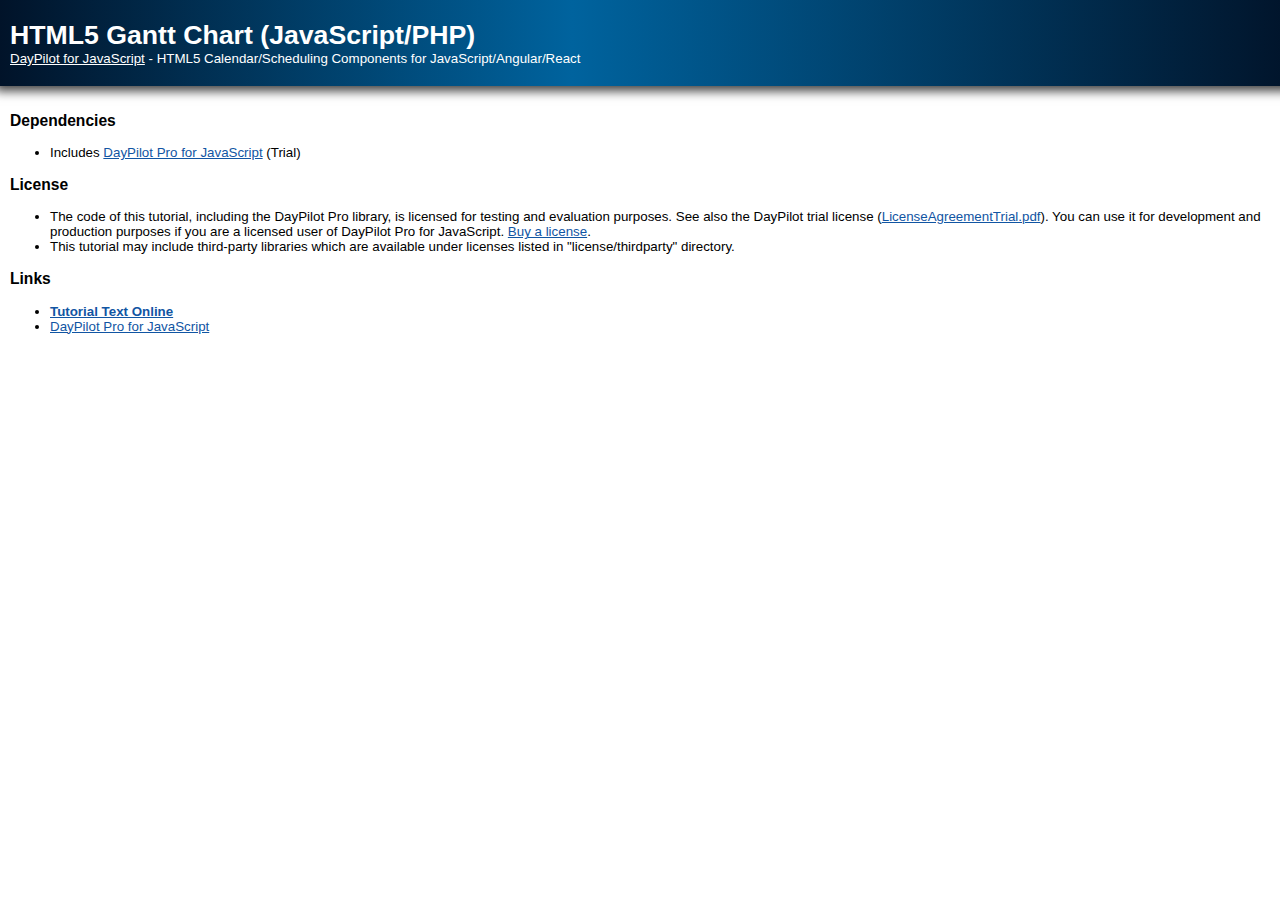
<file: Exemples/html5-gantt-chart-php.20210610/readme/readme.html>
<!DOCTYPE html>
<html>
<head>
    <meta charset="UTF-8" />
    <style type="text/css">
		p, body, td { font-family: Tahoma, Arial, Helvetica, sans-serif; font-size: 10pt; }
		body { padding: 0px; margin: 0px; background-color: #ffffff; }
		a { color: #1155a3; }
		.space { margin: 10px 0px 10px 0px; }		
		.header { background: #003267; background: linear-gradient(to right, #011329 0%,#00639e 44%,#011329 100%); padding:20px 10px; width:100%; color: white; box-shadow: 0px 0px 10px 5px rgba(0,0,0,0.75); }
		.header a { color: white; }
		.header h1 a { text-decoration: none; }
		.header h1 { padding: 0px; margin: 0px; }
		.main { padding: 10px }
    </style>
    <title>HTML5 Gantt Chart (JavaScript/PHP)</title>
</head>
<body>
    <div class="header">
        <h1><a href='https://code.daypilot.org/93862/html5-gantt-chart'>HTML5 Gantt Chart (JavaScript/PHP)</a></h1>
        <div><a href="https://javascript.daypilot.org/">DayPilot for JavaScript</a> - HTML5 Calendar/Scheduling Components for JavaScript/Angular/React</div>
    </div>

	<div class="main">
	    <h3>Dependencies</h3>
	    <ul>
	        <li>Includes <a href="https://javascript.daypilot.org/try/">DayPilot Pro for JavaScript</a> (Trial)</li>
	    </ul>
	    <h3>License</h3>
	    <ul>
	      <li>The code of this tutorial, including the DayPilot Pro library, is licensed for testing and evaluation purposes. See also the DayPilot trial license 
	      (<a href="https://javascript.daypilot.org/files/LicenseAgreementTrial.pdf">LicenseAgreementTrial.pdf</a>). You can use it for development and production purposes if you are a licensed user of 
	      DayPilot Pro for JavaScript. <a href="https://javascript.daypilot.org/buy/">Buy a license</a>.</li>
	      <li>This tutorial may include third-party libraries which are available under licenses listed in "license/thirdparty" directory.</li>
	    </ul>
	    <h3>Links</h3>
	    <ul>
	        <li><a href="https://code.daypilot.org/93862/html5-gantt-chart" style="font-weight:bold">Tutorial Text Online</a></li>
	        <li><a href="https://javascript.daypilot.org/">DayPilot Pro for JavaScript</a></li>
	    </ul>
	</div>
</body>
</html>
</file>
<file: Connexion/Connexion_files/signin.css>
html,
body {
  height: 100%;
}

body {
  display: flex;
  align-items: center;
  padding-top: 40px;
  padding-bottom: 40px;
  background-color: #f5f5f5;
}

.form-signin {
  width: 100%;
  max-width: 330px;
  padding: 15px;
  margin: auto;
}

.form-signin .checkbox {
  font-weight: 400;
}

.form-signin .form-floating:focus-within {
  z-index: 2;
}

.form-signin input[type="email"] {
  margin-bottom: -1px;
  border-bottom-right-radius: 0;
  border-bottom-left-radius: 0;
}

.form-signin input[type="password"] {
  margin-bottom: 10px;
  border-top-left-radius: 0;
  border-top-right-radius: 0;
}
</file>
<file: Exemples/Cheatsheet/Cheatsheet · Bootstrap v5.0_files/cheatsheet.css>
body {
  scroll-behavior: smooth;
}

/**
 * Bootstrap "Journal code" icon
 * @link https://icons.getbootstrap.com/icons/journal-code/
 */
.bd-heading a::before {
  display: inline-block;
  width: 1em;
  height: 1em;
  margin-right: .25rem;
  content: "";
  background-image: url("data:image/svg+xml,%3Csvg xmlns='http://www.w3.org/2000/svg' fill='%25230d6efd' viewBox='0 0 16 16'%3E%3Cpath d='M4 1h8a2 2 0 0 1 2 2v10a2 2 0 0 1-2 2H4a2 2 0 0 1-2-2h1a1 1 0 0 0 1 1h8a1 1 0 0 0 1-1V3a1 1 0 0 0-1-1H4a1 1 0 0 0-1 1H2a2 2 0 0 1 2-2z'/%3E%3Cpath d='M2 5v-.5a.5.5 0 0 1 1 0V5h.5a.5.5 0 0 1 0 1h-2a.5.5 0 0 1 0-1H2zm0 3v-.5a.5.5 0 0 1 1 0V8h.5a.5.5 0 0 1 0 1h-2a.5.5 0 0 1 0-1H2zm0 3v-.5a.5.5 0 0 1 1 0v.5h.5a.5.5 0 0 1 0 1h-2a.5.5 0 0 1 0-1H2z'/%3E%3Cpath fill-rule='evenodd' d='M8.646 5.646a.5.5 0 0 1 .708 0l2 2a.5.5 0 0 1 0 .708l-2 2a.5.5 0 0 1-.708-.708L10.293 8 8.646 6.354a.5.5 0 0 1 0-.708zm-1.292 0a.5.5 0 0 0-.708 0l-2 2a.5.5 0 0 0 0 .708l2 2a.5.5 0 0 0 .708-.708L5.707 8l1.647-1.646a.5.5 0 0 0 0-.708z'/%3E%3C/svg%3E");
  background-size: 1em;
}

/* stylelint-disable-next-line selector-max-universal */
.bd-heading + div > * + * {
  margin-top: 3rem;
}

/* Table of contents */
.bd-aside a {
  padding: .1875rem .5rem;
  margin-top: .125rem;
  margin-left: .3125rem;
  color: rgba(0, 0, 0, .65);
  text-decoration: none;
}

.bd-aside a:hover,
.bd-aside a:focus {
  color: rgba(0, 0, 0, .85);
  background-color: rgba(121, 82, 179, .1);
}

.bd-aside .active {
  font-weight: 600;
  color: rgba(0, 0, 0, .85);
}

.bd-aside .btn {
  padding: .25rem .5rem;
  font-weight: 600;
  color: rgba(0, 0, 0, .65);
  border: 0;
}

.bd-aside .btn:hover,
.bd-aside .btn:focus {
  color: rgba(0, 0, 0, .85);
  background-color: rgba(121, 82, 179, .1);
}

.bd-aside .btn:focus {
  box-shadow: 0 0 0 1px rgba(121, 82, 179, .7);
}

.bd-aside .btn::before {
  width: 1.25em;
  line-height: 0;
  content: url("data:image/svg+xml,%3csvg xmlns='http://www.w3.org/2000/svg' width='16' height='16' viewBox='0 0 16 16'%3e%3cpath fill='none' stroke='rgba%280,0,0,.5%29' stroke-linecap='round' stroke-linejoin='round' stroke-width='2' d='M5 14l6-6-6-6'/%3e%3c/svg%3e");
  transition: transform .35s ease;

  /* rtl:raw:
  transform: rotate(180deg) translateX(-2px);
  */
  transform-origin: .5em 50%;
}

.bd-aside .btn[aria-expanded="true"]::before {
  transform: rotate(90deg)/* rtl:ignore */;
}


/* Examples */
.scrollspy-example {
  position: relative;
  height: 200px;
  margin-top: .5rem;
  overflow: auto;
}

[id="modal"] .bd-example .btn,
[id="buttons"] .bd-example .btn,
[id="tooltips"] .bd-example .btn,
[id="popovers"] .bd-example .btn,
[id="dropdowns"] .bd-example .btn-group,
[id="dropdowns"] .bd-example .dropdown,
[id="dropdowns"] .bd-example .dropup,
[id="dropdowns"] .bd-example .dropend,
[id="dropdowns"] .bd-example .dropstart {
  margin: 0 1rem 1rem 0;
}

/* Layout */
@media (min-width: 1200px) {
  body {
    display: grid;
    gap: 1rem;
    grid-template-columns: 1fr 4fr 1fr;
    grid-template-rows: auto;
  }

  .bd-header {
    position: fixed;
    top: 0;
    /* rtl:begin:ignore */
    right: 0;
    left: 0;
    /* rtl:end:ignore */
    z-index: 1030;
    grid-column: 1 / span 3;
  }

  .bd-aside,
  .bd-cheatsheet {
    padding-top: 4rem;
  }

  /**
   * 1. Too bad only Firefox supports subgrids ATM
   */
  .bd-cheatsheet,
  .bd-cheatsheet section,
  .bd-cheatsheet article {
    display: inherit; /* 1 */
    gap: inherit; /* 1 */
    grid-template-columns: 1fr 4fr;
    grid-column: 1 / span 2;
    grid-template-rows: auto;
  }

  .bd-aside {
    grid-area: 1 / 3;
    scroll-margin-top: 4rem;
  }

  .bd-cheatsheet section,
  .bd-cheatsheet section > h2 {
    top: 2rem;
    scroll-margin-top: 2rem;
  }

  .bd-cheatsheet section > h2::before {
    position: absolute;
    /* rtl:begin:ignore */
    top: 0;
    right: 0;
    bottom: -2rem;
    left: 0;
    /* rtl:end:ignore */
    z-index: -1;
    content: "";
    background-image: linear-gradient(to bottom, rgba(255, 255, 255, 1) calc(100% - 3rem), rgba(255, 255, 255, .01));
  }

  .bd-cheatsheet article,
  .bd-cheatsheet .bd-heading {
    top: 8rem;
    scroll-margin-top: 8rem;
  }

  .bd-cheatsheet .bd-heading {
    z-index: 1;
  }
}
</file>
